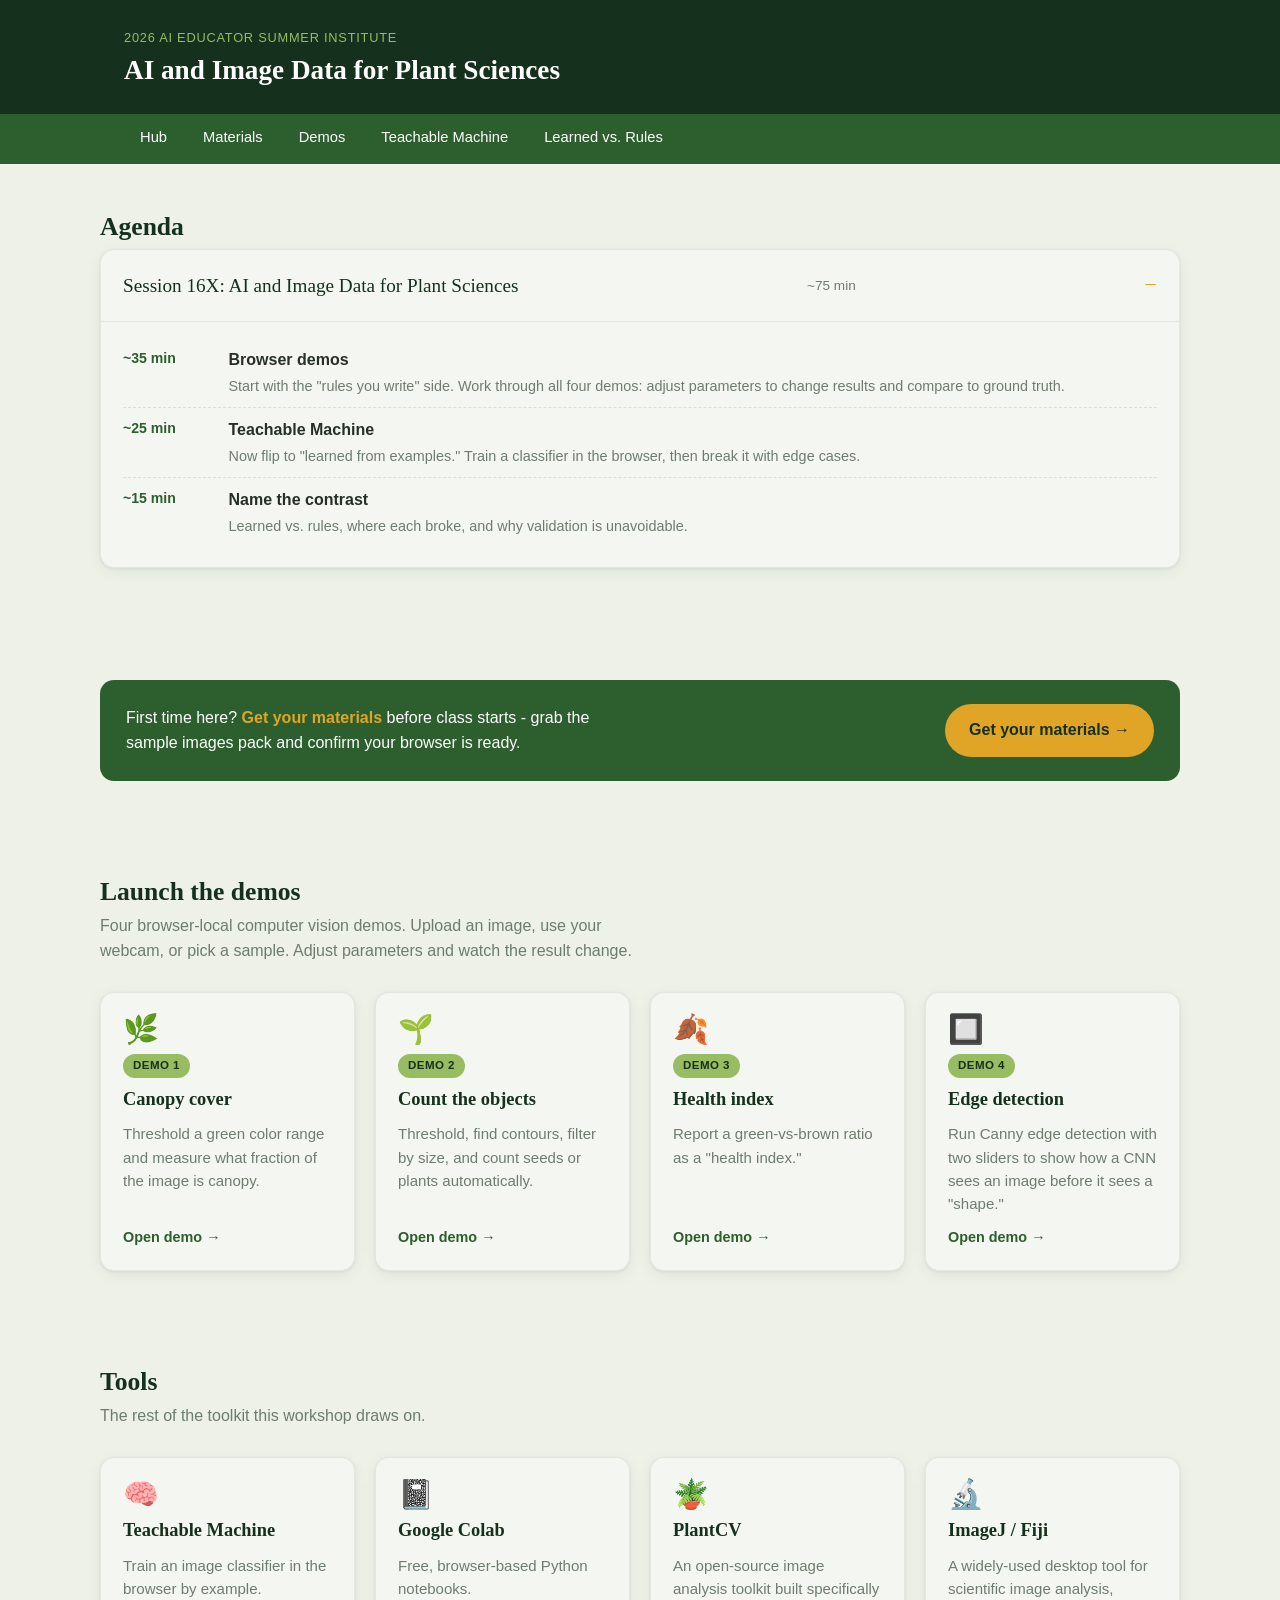
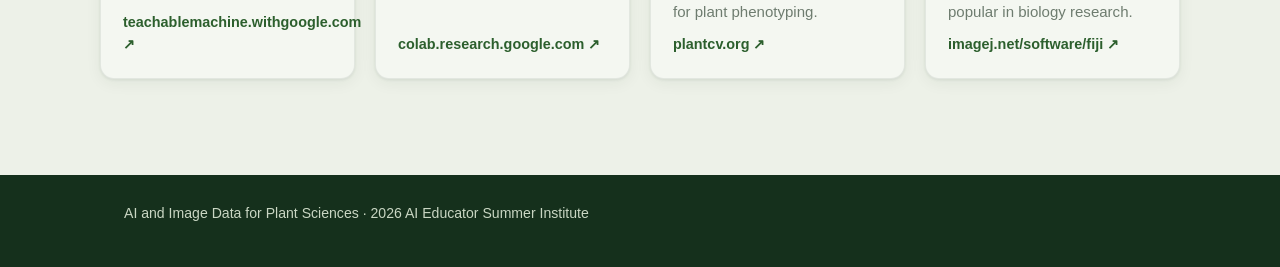
<file: index.html>
<!doctype html>
<html lang="en">
<head>
  <meta charset="utf-8" />
  <meta name="viewport" content="width=device-width, initial-scale=1" />
  <title>AI and Image Data for Plant Sciences</title>
  <meta name="description" content="Workshop hub for AI and Image Data for Plant Sciences - agenda, tools, and in-browser computer vision demos." />
  <link rel="stylesheet" href="assets/css/styles.css" />
</head>
<body>

  <header class="site-header">
    <div class="container">
      <div>
        <span class="eyebrow">2026 AI Educator Summer Institute</span>
        <h1>AI and Image Data for Plant Sciences</h1>
      </div>
    </div>
  </header>

  <nav class="site-nav">
    <div class="container">
      <a href="index.html">Hub</a>
      <a href="materials.html">Materials</a>
      <a href="demos/index.html">Demos</a>
      <a href="teachable-machine.html">Teachable Machine</a>
      <a href="contrast.html">Learned vs. Rules</a>
    </div>
  </nav>

  <main>

    <section class="section container">
      <h2 class="section-title">Agenda</h2>
      <details class="agenda-block" open>
        <summary>
          Session 16X: AI and Image Data for Plant Sciences
          <span class="agenda-meta">~75 min</span>
        </summary>
        <div class="agenda-body">
          <ul class="agenda-list">
            <li>
              <span class="agenda-time">~35 min</span>
              <div>
                <p class="agenda-item-title"><a href="demos/index.html">Browser demos</a></p>
                <p class="agenda-item-desc">Start with the "rules you write" side. Work through all four demos: adjust parameters to change results and compare to ground truth.</p>
              </div>
            </li>
            <li>
              <span class="agenda-time">~25 min</span>
              <div>
                <p class="agenda-item-title"><a href="teachable-machine.html">Teachable Machine</a></p>
                <p class="agenda-item-desc">Now flip to "learned from examples." Train a classifier in the browser, then break it with edge cases.</p>
              </div>
            </li>
            <li>
              <span class="agenda-time">~15 min</span>
              <div>
                <p class="agenda-item-title"><a href="contrast.html">Name the contrast</a></p>
                <p class="agenda-item-desc">Learned vs. rules, where each broke, and why validation is unavoidable.</p>
              </div>
            </li>
          </ul>
        </div>
      </details>
    </section>

    <section class="section container">
      <div class="callout">
        <p>First time here? <strong>Get your materials</strong> before class starts - grab the sample images pack and confirm your browser is ready.</p>
        <a class="btn btn-primary" href="materials.html">Get your materials →</a>
      </div>
    </section>

    <section class="section container">
      <h2 class="section-title">Launch the demos</h2>
      <p class="section-lede">Four browser-local computer vision demos. Upload an image, use your webcam, or pick a sample. Adjust parameters and watch the result change.</p>

      <div class="card-grid">
        <a class="card" href="demos/canopy-cover.html">
          <span class="card-icon">🌿</span>
          <span class="card-tag">Demo 1</span>
          <h3>Canopy cover</h3>
          <p>Threshold a green color range and measure what fraction of the image is canopy.</p>
          <span class="card-cta">Open demo →</span>
        </a>

        <a class="card" href="demos/count-objects.html">
          <span class="card-icon">🌱</span>
          <span class="card-tag">Demo 2</span>
          <h3>Count the objects</h3>
          <p>Threshold, find contours, filter by size, and count seeds or plants automatically.</p>
          <span class="card-cta">Open demo →</span>
        </a>

        <a class="card" href="demos/color-health.html">
          <span class="card-icon">🍂</span>
          <span class="card-tag">Demo 3</span>
          <h3>Health index</h3>
          <p>Report a green-vs-brown ratio as a "health index."</p>
          <span class="card-cta">Open demo →</span>
        </a>

        <a class="card" href="demos/edge-detection.html">
          <span class="card-icon">🔲</span>
          <span class="card-tag">Demo 4</span>
          <h3>Edge detection</h3>
          <p>Run Canny edge detection with two sliders to show how a CNN sees an image before it sees a "shape."</p>
          <span class="card-cta">Open demo →</span>
        </a>
      </div>
    </section>

    <section class="section container">
      <h2 class="section-title">Tools</h2>
      <p class="section-lede">The rest of the toolkit this workshop draws on.</p>

      <div class="card-grid">
        <a class="card" href="https://teachablemachine.withgoogle.com/" target="_blank" rel="noopener">
          <span class="card-icon">🧠</span>
          <h3>Teachable Machine</h3>
          <p>Train an image classifier in the browser by example.</p>
          <span class="card-cta">teachablemachine.withgoogle.com ↗</span>
        </a>

        <a class="card" href="https://colab.research.google.com/" target="_blank" rel="noopener">
          <span class="card-icon">📓</span>
          <h3>Google Colab</h3>
          <p>Free, browser-based Python notebooks.</p>
          <span class="card-cta">colab.research.google.com ↗</span>
        </a>

        <a class="card" href="https://plantcv.org/" target="_blank" rel="noopener">
          <span class="card-icon">🪴</span>
          <h3>PlantCV</h3>
          <p>An open-source image analysis toolkit built specifically for plant phenotyping.</p>
          <span class="card-cta">plantcv.org ↗</span>
        </a>

        <a class="card" href="https://imagej.net/software/fiji/" target="_blank" rel="noopener">
          <span class="card-icon">🔬</span>
          <h3>ImageJ / Fiji</h3>
          <p>A widely-used desktop tool for scientific image analysis, popular in biology research.</p>
          <span class="card-cta">imagej.net/software/fiji ↗</span>
        </a>
      </div>
    </section>

  </main>

  <footer class="site-footer">
    <div class="container">
      <p>AI and Image Data for Plant Sciences · 2026 AI Educator Summer Institute</p>
    </div>
  </footer>

</body>
</html>
</file>
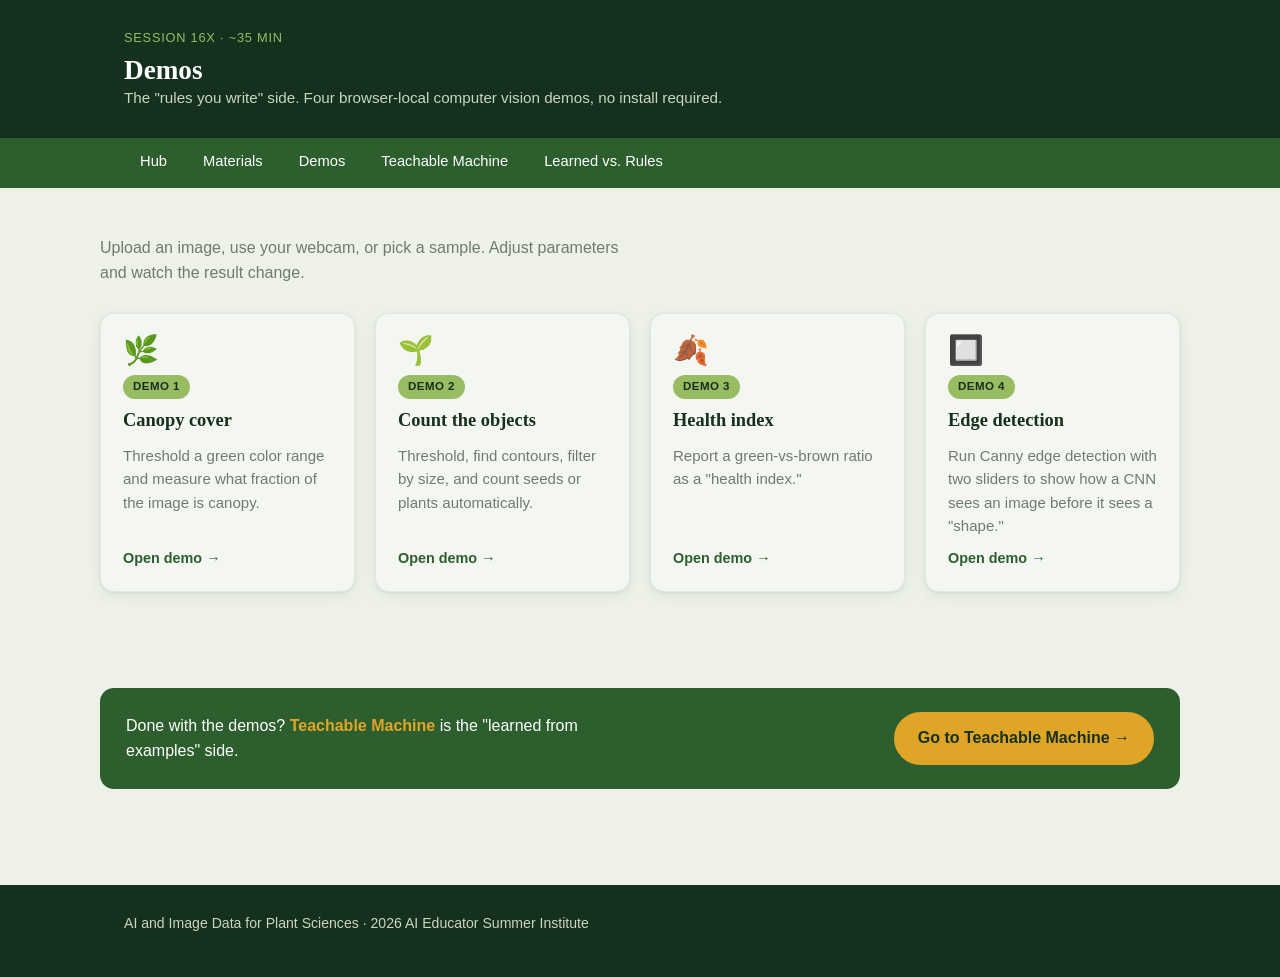
<file: demos/index.html>
<!doctype html>
<html lang="en">
<head>
  <meta charset="utf-8" />
  <meta name="viewport" content="width=device-width, initial-scale=1" />
  <title>Demos</title>
  <meta name="description" content="Four browser-local computer vision demos." />
  <link rel="stylesheet" href="../assets/css/styles.css" />
</head>
<body>

  <header class="site-header">
    <div class="container">
      <div>
        <span class="eyebrow">Session 16X · ~35 min</span>
        <h1>Demos</h1>
        <p class="tagline">The "rules you write" side. Four browser-local computer vision demos, no install required.</p>
      </div>
    </div>
  </header>

  <nav class="site-nav">
    <div class="container">
      <a href="../index.html">Hub</a>
      <a href="../materials.html">Materials</a>
      <a href="index.html">Demos</a>
      <a href="../teachable-machine.html">Teachable Machine</a>
      <a href="../contrast.html">Learned vs. Rules</a>
    </div>
  </nav>

  <main>
    <section class="section container">
      <p class="section-lede">Upload an image, use your webcam, or pick a sample. Adjust parameters and watch the result change.</p>

      <div class="card-grid">
        <a class="card" href="canopy-cover.html">
          <span class="card-icon">🌿</span>
          <span class="card-tag">Demo 1</span>
          <h3>Canopy cover</h3>
          <p>Threshold a green color range and measure what fraction of the image is canopy.</p>
          <span class="card-cta">Open demo →</span>
        </a>

        <a class="card" href="count-objects.html">
          <span class="card-icon">🌱</span>
          <span class="card-tag">Demo 2</span>
          <h3>Count the objects</h3>
          <p>Threshold, find contours, filter by size, and count seeds or plants automatically.</p>
          <span class="card-cta">Open demo →</span>
        </a>

        <a class="card" href="color-health.html">
          <span class="card-icon">🍂</span>
          <span class="card-tag">Demo 3</span>
          <h3>Health index</h3>
          <p>Report a green-vs-brown ratio as a "health index."</p>
          <span class="card-cta">Open demo →</span>
        </a>

        <a class="card" href="edge-detection.html">
          <span class="card-icon">🔲</span>
          <span class="card-tag">Demo 4</span>
          <h3>Edge detection</h3>
          <p>Run Canny edge detection with two sliders to show how a CNN sees an image before it sees a "shape."</p>
          <span class="card-cta">Open demo →</span>
        </a>
      </div>
    </section>

    <section class="section container">
      <div class="callout">
        <p>Done with the demos? <strong>Teachable Machine</strong> is the "learned from examples" side.</p>
        <a class="btn btn-primary" href="../teachable-machine.html">Go to Teachable Machine →</a>
      </div>
    </section>
  </main>

  <footer class="site-footer">
    <div class="container">
      <p>AI and Image Data for Plant Sciences · 2026 AI Educator Summer Institute</p>
    </div>
  </footer>

</body>
</html>
</file>
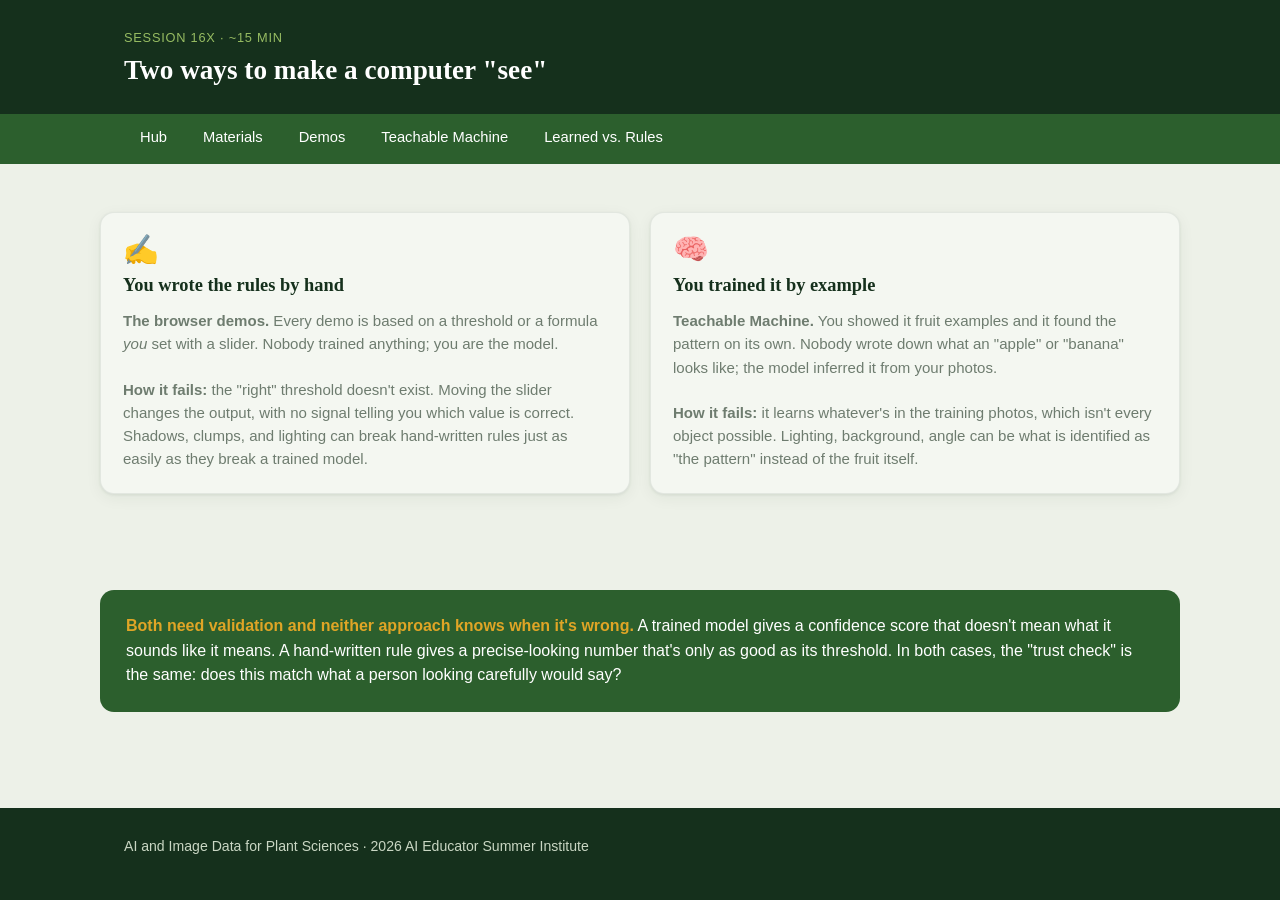
<file: contrast.html>
<!doctype html>
<html lang="en">
<head>
  <meta charset="utf-8" />
  <meta name="viewport" content="width=device-width, initial-scale=1" />
  <title>Learned vs. Rules</title>
  <meta name="description" content="Two ways to make a computer see a plant, and why neither one knows when it's wrong." />
  <link rel="stylesheet" href="assets/css/styles.css" />
</head>
<body>

  <header class="site-header">
    <div class="container">
      <div>
        <span class="eyebrow">Session 16X · ~15 min</span>
        <h1>Two ways to make a computer "see"</h1>
      </div>
    </div>
  </header>

  <nav class="site-nav">
    <div class="container">
      <a href="index.html">Hub</a>
      <a href="materials.html">Materials</a>
      <a href="demos/index.html">Demos</a>
      <a href="teachable-machine.html">Teachable Machine</a>
      <a href="contrast.html">Learned vs. Rules</a>
    </div>
  </nav>

  <main>
    <section class="section container">
      <div class="card-grid" style="grid-template-columns: 1fr 1fr;">
        <div class="card">
          <span class="card-icon">✍️</span>
          <h3>You wrote the rules by hand</h3>
          <p><strong>The browser demos.</strong> Every demo is based on a threshold or a formula <em>you</em> set with a slider. Nobody trained anything; you are the model.</p>
          <p style="margin-top: 12px;"><strong>How it fails:</strong> the "right" threshold doesn't exist. Moving the slider changes the output, with no signal telling you which value is correct. Shadows, clumps, and lighting can break hand-written rules just as easily as they break a trained model.</p>
        </div>

        <div class="card">
          <span class="card-icon">🧠</span>
          <h3>You trained it by example</h3>
          <p><strong>Teachable Machine.</strong> You showed it fruit examples and it found the pattern on its own. Nobody wrote down what an "apple" or "banana" looks like; the model inferred it from your photos.</p>
          <p style="margin-top: 12px;"><strong>How it fails:</strong> it learns whatever's in the training photos, which isn't every object possible. Lighting, background, angle can be what is identified as "the pattern" instead of the fruit itself.</p>
        </div>
      </div>
    </section>

    <section class="section container">
      <div class="callout">
        <p><strong>Both need validation and neither approach knows when it's wrong.</strong> A trained model gives a confidence score that doesn't mean what it sounds like it means. A hand-written rule gives a precise-looking number that's only as good as its threshold. In both cases, the "trust check" is the same: does this match what a person looking carefully would say?</p>
      </div>
    </section>

  </main>

  <footer class="site-footer">
    <div class="container">
      <p>AI and Image Data for Plant Sciences · 2026 AI Educator Summer Institute</p>
    </div>
  </footer>

</body>
</html>
</file>
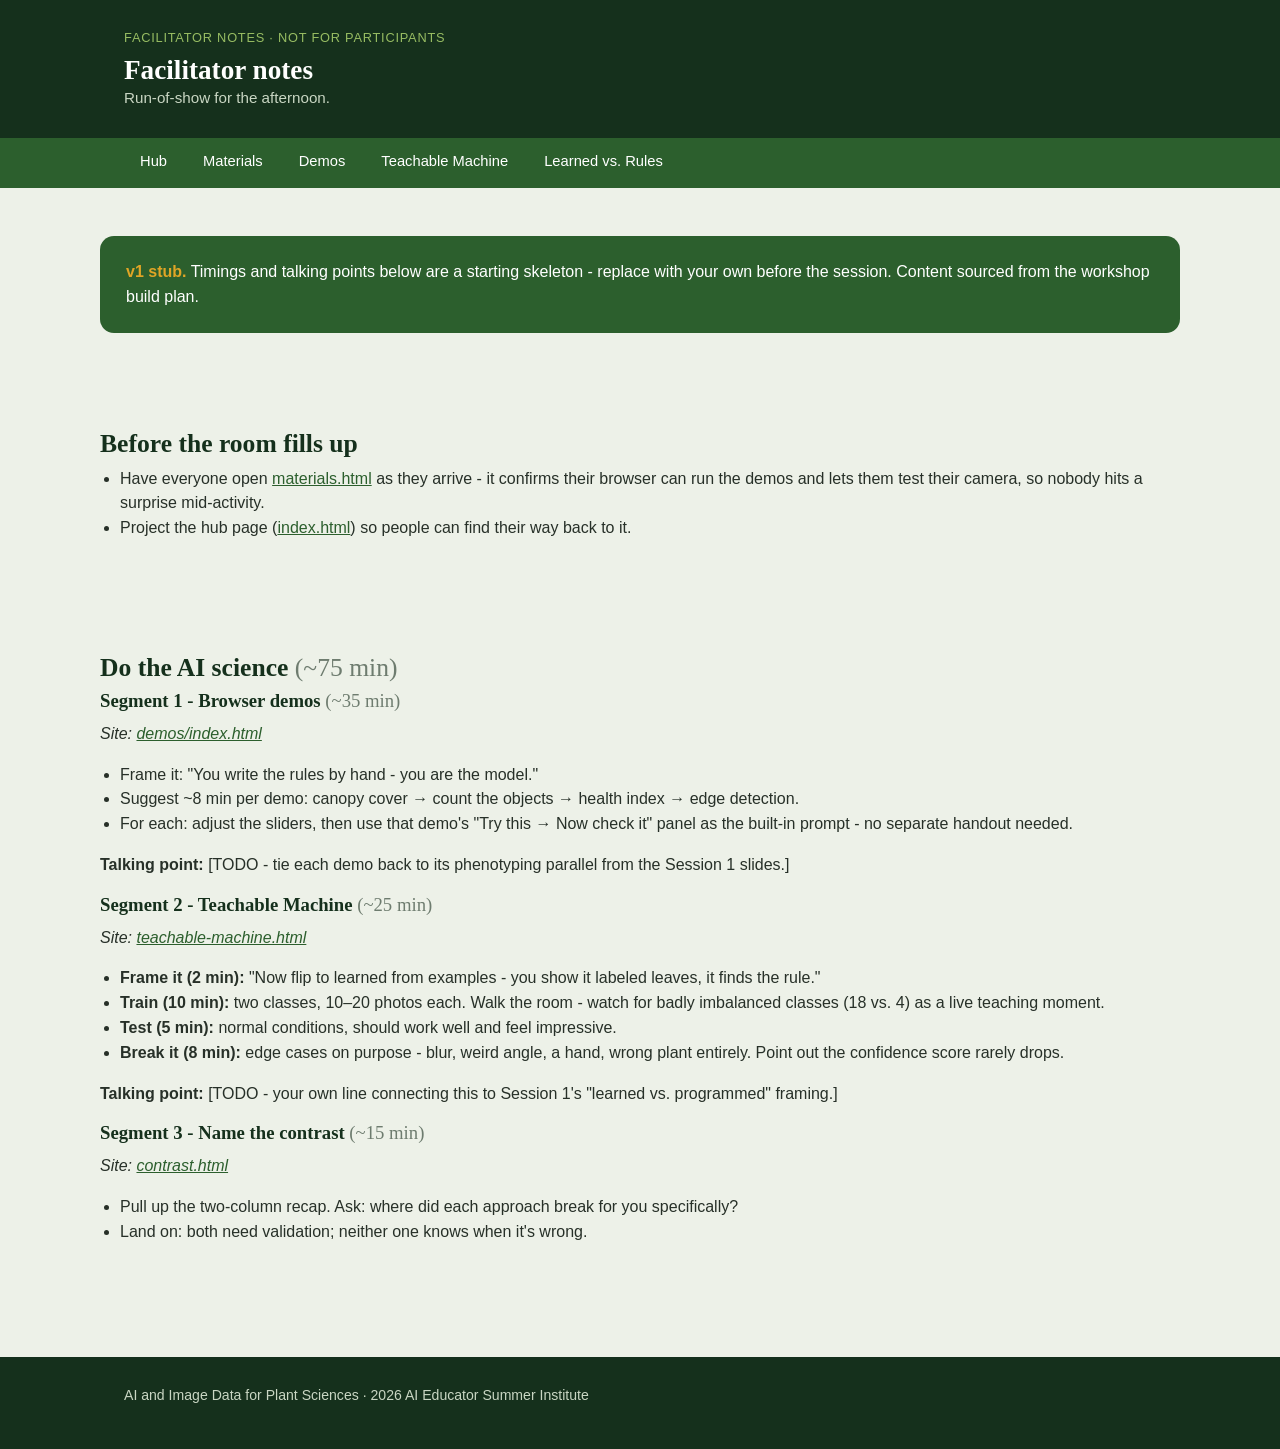
<file: facilitator.html>
<!doctype html>
<html lang="en">
<head>
  <meta charset="utf-8" />
  <meta name="viewport" content="width=device-width, initial-scale=1" />
  <title>Facilitator notes</title>
  <meta name="description" content="Run-of-show for the workshop." />
  <link rel="stylesheet" href="assets/css/styles.css" />
</head>
<body>

  <header class="site-header">
    <div class="container">
      <div>
        <span class="eyebrow">Facilitator notes · not for participants</span>
        <h1>Facilitator notes</h1>
        <p class="tagline">Run-of-show for the afternoon.</p>
      </div>
    </div>
  </header>

  <nav class="site-nav">
    <div class="container">
      <a href="index.html">Hub</a>
      <a href="materials.html">Materials</a>
      <a href="demos/index.html">Demos</a>
      <a href="teachable-machine.html">Teachable Machine</a>
      <a href="contrast.html">Learned vs. Rules</a>
    </div>
  </nav>

  <main>
    <section class="section container">
      <div class="callout">
        <p><strong>v1 stub.</strong> Timings and talking points below are a starting skeleton - replace with your own before the session. Content sourced from the workshop build plan.</p>
      </div>
    </section>

    <section class="section container">
      <h2 class="section-title">Before the room fills up</h2>
      <ul>
        <li>Have everyone open <a href="materials.html">materials.html</a> as they arrive - it confirms their browser can run the demos and lets them test their camera, so nobody hits a surprise mid-activity.</li>
        <li>Project the hub page (<a href="index.html">index.html</a>) so people can find their way back to it.</li>
      </ul>
    </section>

    <section class="section container">
      <h2 class="section-title">Do the AI science <span style="color: var(--muted); font-weight: 400;">(~75 min)</span></h2>

      <h3>Segment 1 - Browser demos <span style="color: var(--muted); font-weight: 400;">(~35 min)</span></h3>
      <p><em>Site: <a href="demos/index.html">demos/index.html</a></em></p>
      <ul>
        <li>Frame it: "You write the rules by hand - you are the model."</li>
        <li>Suggest ~8 min per demo: canopy cover → count the objects → health index → edge detection.</li>
        <li>For each: adjust the sliders, then use that demo's "Try this → Now check it" panel as the built-in prompt - no separate handout needed.</li>
      </ul>
      <p><strong>Talking point:</strong> [TODO - tie each demo back to its phenotyping parallel from the Session 1 slides.]</p>

      <h3>Segment 2 - Teachable Machine <span style="color: var(--muted); font-weight: 400;">(~25 min)</span></h3>
      <p><em>Site: <a href="teachable-machine.html">teachable-machine.html</a></em></p>
      <ul>
        <li><strong>Frame it (2 min):</strong> "Now flip to learned from examples - you show it labeled leaves, it finds the rule."</li>
        <li><strong>Train (10 min):</strong> two classes, 10–20 photos each. Walk the room - watch for badly imbalanced classes (18 vs. 4) as a live teaching moment.</li>
        <li><strong>Test (5 min):</strong> normal conditions, should work well and feel impressive.</li>
        <li><strong>Break it (8 min):</strong> edge cases on purpose - blur, weird angle, a hand, wrong plant entirely. Point out the confidence score rarely drops.</li>
      </ul>
      <p><strong>Talking point:</strong> [TODO - your own line connecting this to Session 1's "learned vs. programmed" framing.]</p>

      <h3>Segment 3 - Name the contrast <span style="color: var(--muted); font-weight: 400;">(~15 min)</span></h3>
      <p><em>Site: <a href="contrast.html">contrast.html</a></em></p>
      <ul>
        <li>Pull up the two-column recap. Ask: where did each approach break for you specifically?</li>
        <li>Land on: both need validation; neither one knows when it's wrong.</li>
      </ul>
    </section>
  </main>

  <footer class="site-footer">
    <div class="container">
      <p>AI and Image Data for Plant Sciences · 2026 AI Educator Summer Institute</p>
    </div>
  </footer>

</body>
</html>
</file>
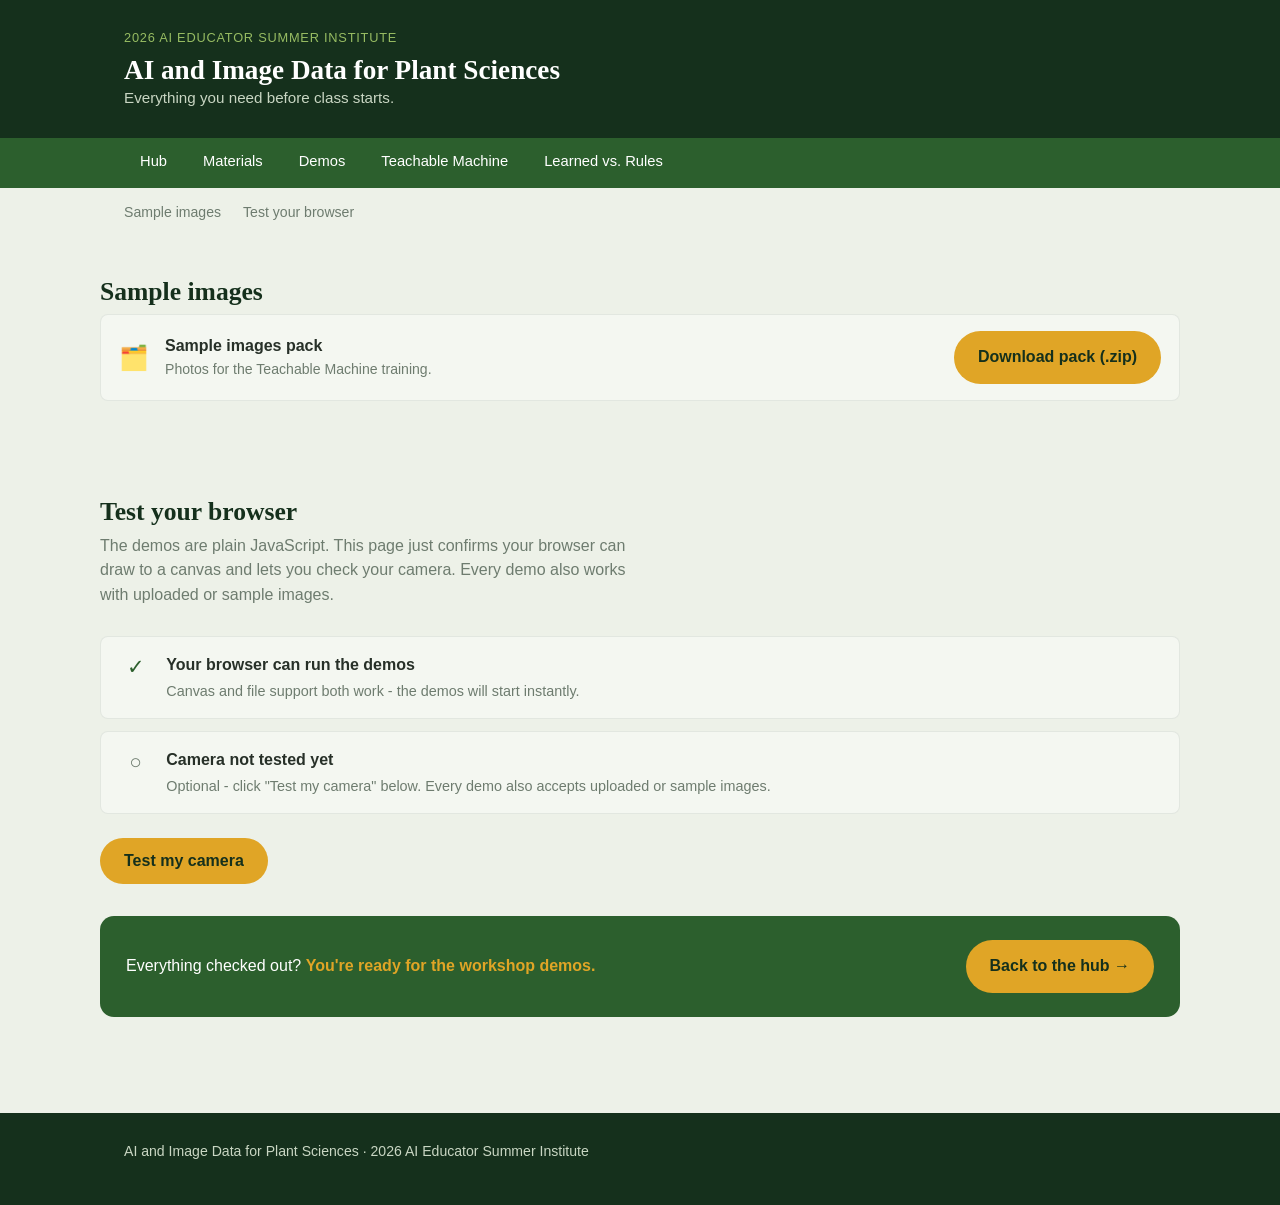
<file: materials.html>
<!doctype html>
<html lang="en">
<head>
  <meta charset="utf-8" />
  <meta name="viewport" content="width=device-width, initial-scale=1" />
  <title>Materials</title>
  <meta name="description" content="Get the sample images pack and confirm your browser is ready before class starts." />
  <link rel="stylesheet" href="assets/css/styles.css" />
</head>
<body>

  <header class="site-header">
    <div class="container">
      <div>
        <span class="eyebrow">2026 AI Educator Summer Institute</span>
        <h1>AI and Image Data for Plant Sciences</h1>
        <p class="tagline">Everything you need before class starts.</p>
      </div>
    </div>
  </header>

  <nav class="site-nav">
    <div class="container">
      <a href="index.html">Hub</a>
      <a href="materials.html">Materials</a>
      <a href="demos/index.html">Demos</a>
      <a href="teachable-machine.html">Teachable Machine</a>
      <a href="contrast.html">Learned vs. Rules</a>
    </div>
  </nav>

  <main>
    <div class="container">
      <nav class="subnav">
        <a href="#sample-images">Sample images</a>
        <a href="#test-your-browser">Test your browser</a>
      </nav>
    </div>

    <section id="sample-images" class="section container">
      <h2 class="section-title">Sample images</h2>

      <ul class="download-list">
        <li class="download-item">
          <span class="file-icon">🗂️</span>
          <div class="file-info">
            <p class="file-name">Sample images pack</p>
            <p class="file-desc">Photos for the Teachable Machine training.</p>
          </div>
          <a class="btn btn-primary" href="data/images.zip" download>Download pack (.zip)</a>
        </li>
      </ul>
    </section>

    <section id="test-your-browser" class="section container">
      <h2 class="section-title">Test your browser</h2>
      <p class="section-lede">The demos are plain JavaScript. This page just confirms your browser can draw to a canvas and lets you check your camera. Every demo also works with uploaded or sample images.</p>

      <ul class="check-list">
        <li id="check-canvas" class="check-item is-pending">
          <span class="check-icon" aria-hidden="true"></span>
          <span class="check-body">
            <p class="check-title">Checking image support…</p>
            <p class="check-detail">Required to run the demos.</p>
          </span>
        </li>

        <li id="check-camera" class="check-item is-pending">
          <span class="check-icon" aria-hidden="true"></span>
          <span class="check-body">
            <p class="check-title">Camera not tested yet</p>
            <p class="check-detail">Optional - click "Test my camera" below. Every demo also accepts uploaded or sample images.</p>
          </span>
        </li>
      </ul>

      <div style="margin-top: 24px; display: flex; gap: 12px; flex-wrap: wrap; align-items: center;">
        <button id="camera-test-btn" class="btn btn-primary" type="button">Test my camera</button>
        <button id="camera-stop-btn" class="btn btn-secondary" type="button" hidden>Stop camera</button>
      </div>

      <video id="camera-preview" style="margin-top: 18px; max-width: 480px; width: 100%; border-radius: 14px; background: #000;" autoplay playsinline muted hidden></video>

      <div class="callout" style="margin-top: 32px;">
        <p>Everything checked out? <strong>You're ready for the workshop demos.</strong></p>
        <a class="btn btn-primary" href="index.html">Back to the hub →</a>
      </div>
    </section>
  </main>

  <footer class="site-footer">
    <div class="container">
      <p>AI and Image Data for Plant Sciences · 2026 AI Educator Summer Institute</p>
    </div>
  </footer>

  <script type="module" src="assets/js/setup.js"></script>
</body>
</html>
</file>
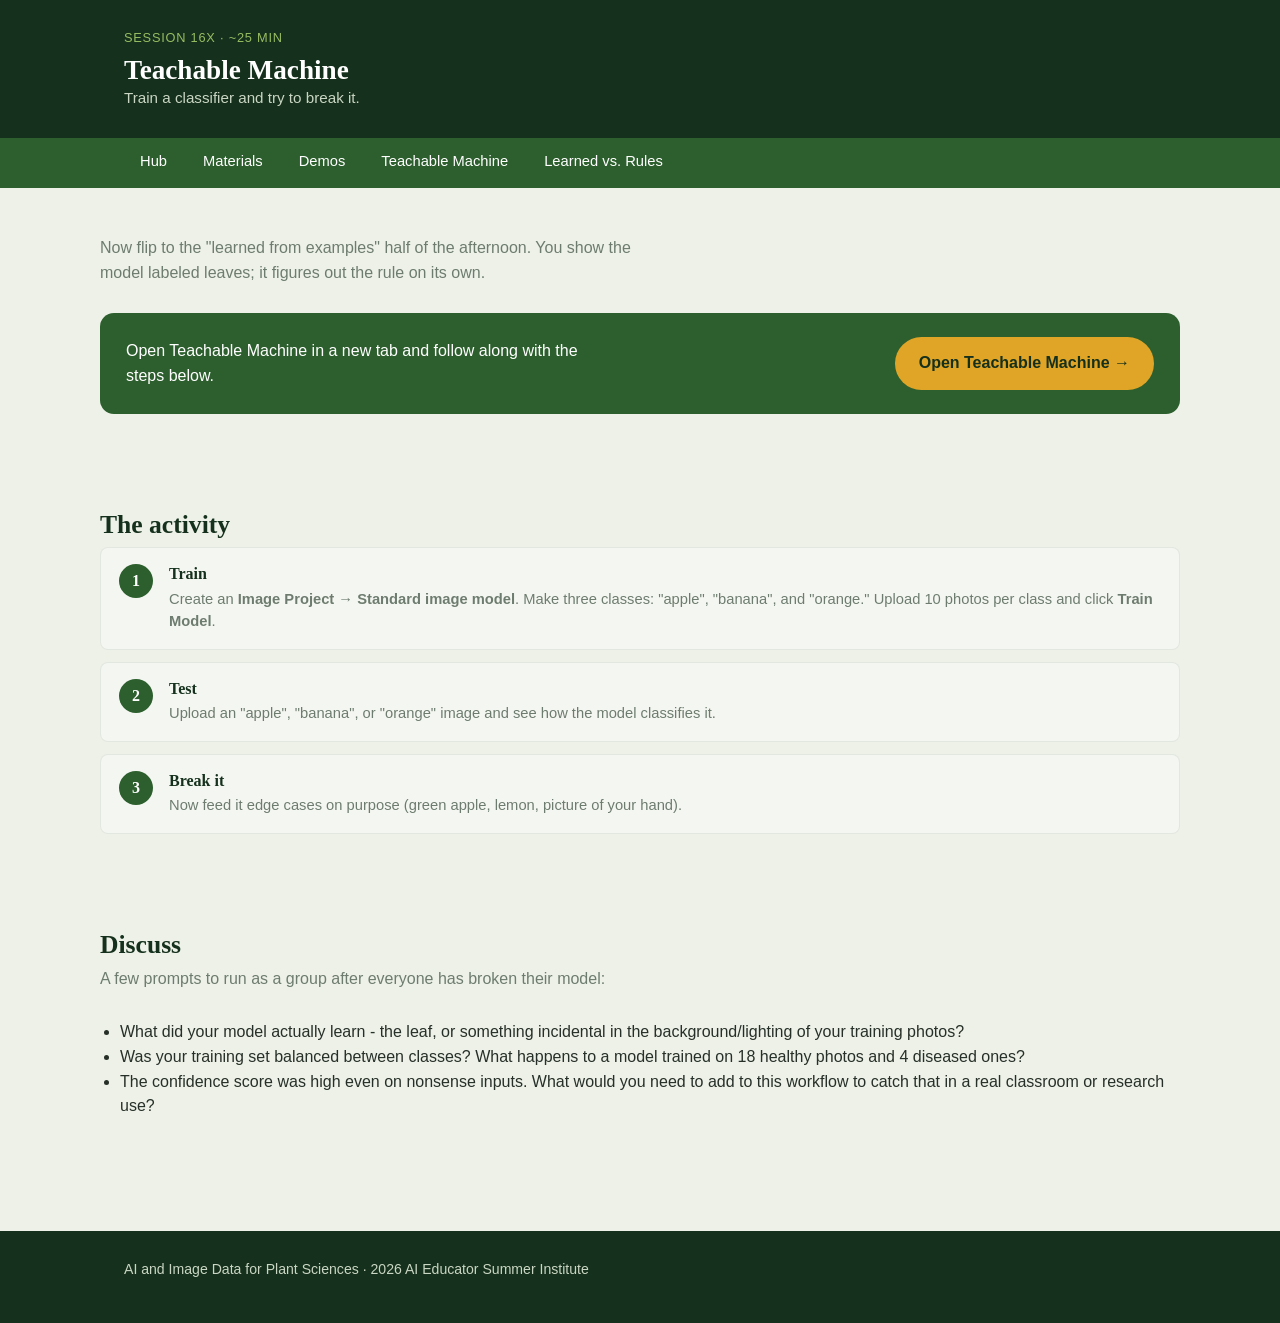
<file: teachable-machine.html>
<!doctype html>
<html lang="en">
<head>
  <meta charset="utf-8" />
  <meta name="viewport" content="width=device-width, initial-scale=1" />
  <title>Teachable Machine activity</title>
  <meta name="description" content="Train a leaf classifier by example, then try to break it - a guide to the Teachable Machine activity." />
  <link rel="stylesheet" href="assets/css/styles.css" />
</head>
<body>

  <header class="site-header">
    <div class="container">
      <div>
        <span class="eyebrow">Session 16X · ~25 min</span>
        <h1>Teachable Machine</h1>
        <p class="tagline">Train a classifier and try to break it.</p>
      </div>
    </div>
  </header>

  <nav class="site-nav">
    <div class="container">
      <a href="index.html">Hub</a>
      <a href="materials.html">Materials</a>
      <a href="demos/index.html">Demos</a>
      <a href="teachable-machine.html">Teachable Machine</a>
      <a href="contrast.html">Learned vs. Rules</a>
    </div>
  </nav>

  <main>
    <section class="section container">
      <p class="section-lede">Now flip to the "learned from examples" half of the afternoon. You show the model labeled leaves; it figures out the rule on its own.</p>

      <div class="callout">
        <p>Open Teachable Machine in a new tab and follow along with the steps below.</p>
        <a class="btn btn-primary" href="https://teachablemachine.withgoogle.com/train/image" target="_blank" rel="noopener">Open Teachable Machine →</a>
      </div>
    </section>

    <section class="section container">
      <h2 class="section-title">The activity</h2>

      <ol class="step-list">
        <li class="step-item">
          <span class="step-number">1</span>
          <div class="step-body">
            <h3>Train</h3>
            <p>Create an <strong>Image Project</strong> → <strong>Standard image model</strong>. Make three classes: "apple", "banana", and "orange." Upload 10 photos per class and click <strong>Train Model</strong>.</p>
          </div>
        </li>
        <li class="step-item">
          <span class="step-number">2</span>
          <div class="step-body">
            <h3>Test</h3>
            <p>Upload an "apple", "banana", or "orange" image and see how the model classifies it.</p>
          </div>
        </li>
        <li class="step-item">
          <span class="step-number">3</span>
          <div class="step-body">
            <h3>Break it</h3>
            <p>Now feed it edge cases on purpose (green apple, lemon, picture of your hand).</p>
          </div>
        </li>
      </ol>
    </section>

    <section class="section container">
      <h2 class="section-title">Discuss</h2>
      <p class="section-lede">A few prompts to run as a group after everyone has broken their model:</p>
      <ul>
        <li>What did your model actually learn - the leaf, or something incidental in the background/lighting of your training photos?</li>
        <li>Was your training set balanced between classes? What happens to a model trained on 18 healthy photos and 4 diseased ones?</li>
        <li>The confidence score was high even on nonsense inputs. What would you need to add to this workflow to catch that in a real classroom or research use?</li>
      </ul>
    </section>
  </main>

  <footer class="site-footer">
    <div class="container">
      <p>AI and Image Data for Plant Sciences · 2026 AI Educator Summer Institute</p>
    </div>
  </footer>

</body>
</html>
</file>
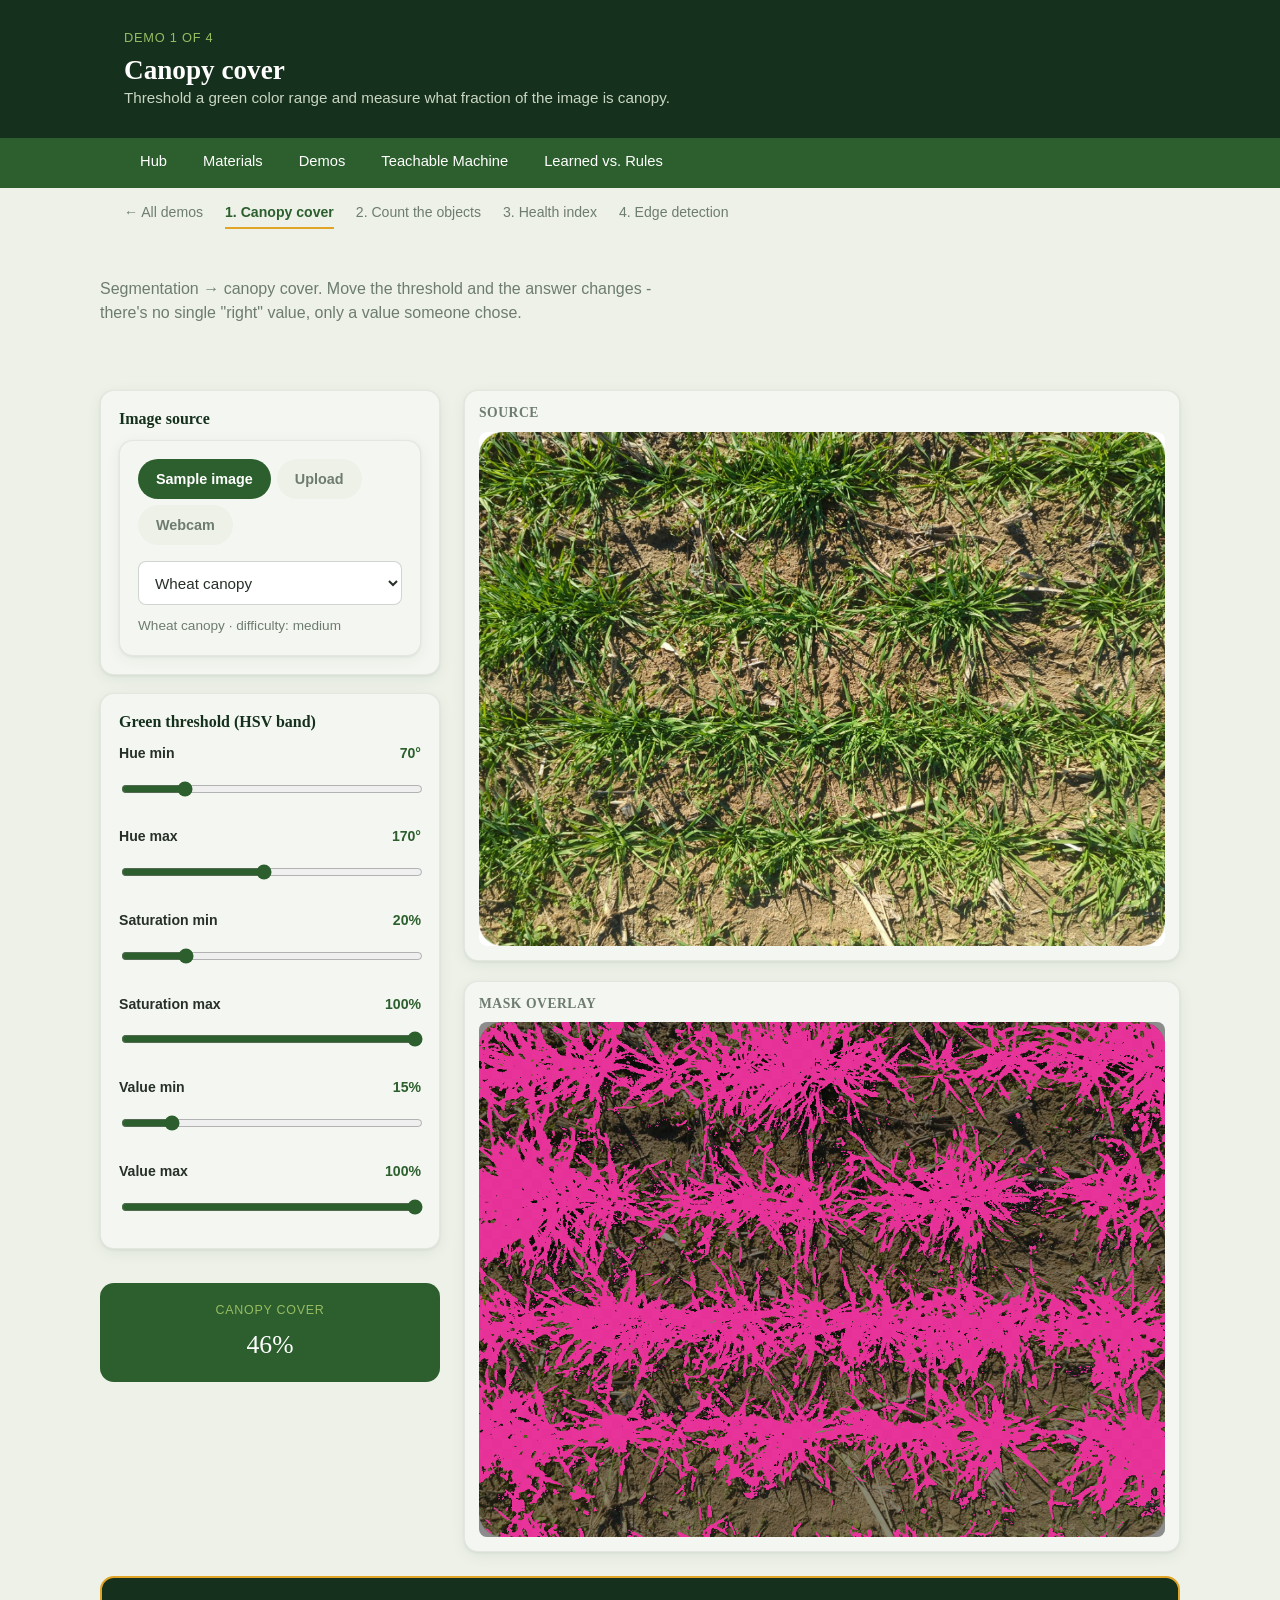
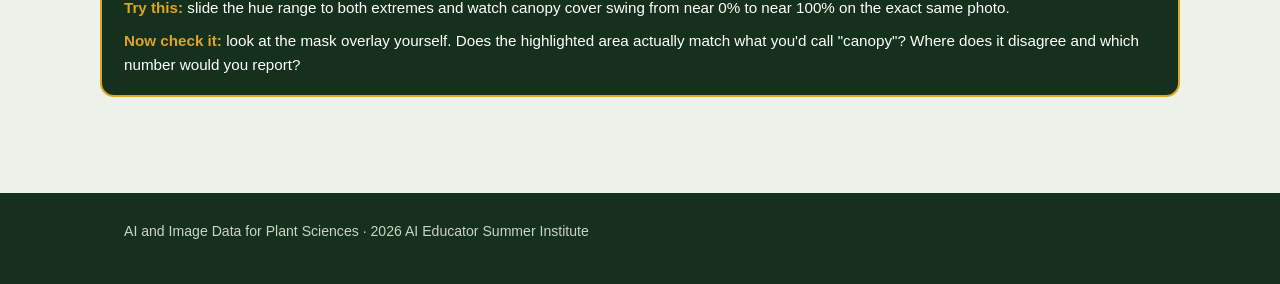
<file: demos/canopy-cover.html>
<!doctype html>
<html lang="en">
<head>
  <meta charset="utf-8" />
  <meta name="viewport" content="width=device-width, initial-scale=1" />
  <title>Canopy cover</title>
  <meta name="description" content="Threshold a green color range and measure canopy cover percentage - entirely in the browser." />
  <link rel="stylesheet" href="../assets/css/styles.css" />
</head>
<body>

  <header class="site-header">
    <div class="container">
      <div>
        <span class="eyebrow">Demo 1 of 4</span>
        <h1>Canopy cover</h1>
        <p class="tagline">Threshold a green color range and measure what fraction of the image is canopy.</p>
      </div>
    </div>
  </header>

  <nav class="site-nav">
    <div class="container">
      <a href="../index.html">Hub</a>
      <a href="../materials.html">Materials</a>
      <a href="index.html">Demos</a>
      <a href="../teachable-machine.html">Teachable Machine</a>
      <a href="../contrast.html">Learned vs. Rules</a>
    </div>
  </nav>

  <main>
    <div class="container">
      <nav class="subnav">
        <a href="index.html">← All demos</a>
        <a href="canopy-cover.html" class="is-current">1. Canopy cover</a>
        <a href="count-objects.html">2. Count the objects</a>
        <a href="color-health.html">3. Health index</a>
        <a href="edge-detection.html">4. Edge detection</a>
      </nav>
    </div>

    <section class="section container demo-header" style="padding-bottom: 0;">
      <p>Segmentation → canopy cover. Move the threshold and the answer changes - there's no single "right" value, only a value someone chose.</p>
    </section>

    <section class="section container">
      <div class="demo-layout">
        <div class="demo-controls">
          <div class="demo-panel">
            <h3>Image source</h3>
            <div id="image-input"></div>
          </div>

          <div class="demo-panel">
            <h3>Green threshold (HSV band)</h3>
            <div class="slider-group">
              <div class="slider-row">
                <label for="h-min">Hue min <output id="h-min-out" for="h-min"></output></label>
                <input type="range" id="h-min" min="0" max="360" step="1" value="70" />
              </div>
              <div class="slider-row">
                <label for="h-max">Hue max <output id="h-max-out" for="h-max"></output></label>
                <input type="range" id="h-max" min="0" max="360" step="1" value="170" />
              </div>
              <div class="slider-row">
                <label for="s-min">Saturation min <output id="s-min-out" for="s-min"></output></label>
                <input type="range" id="s-min" min="0" max="100" step="1" value="20" />
              </div>
              <div class="slider-row">
                <label for="s-max">Saturation max <output id="s-max-out" for="s-max"></output></label>
                <input type="range" id="s-max" min="0" max="100" step="1" value="100" />
              </div>
              <div class="slider-row">
                <label for="v-min">Value min <output id="v-min-out" for="v-min"></output></label>
                <input type="range" id="v-min" min="0" max="100" step="1" value="15" />
              </div>
              <div class="slider-row">
                <label for="v-max">Value max <output id="v-max-out" for="v-max"></output></label>
                <input type="range" id="v-max" min="0" max="100" step="1" value="100" />
              </div>
            </div>
          </div>

          <div class="demo-readout">
            <span class="demo-readout-label">Canopy cover</span>
            <span id="readout-value">-</span>
          </div>
        </div>

        <div class="demo-canvases">
          <div class="demo-canvas-block">
            <h3>Source</h3>
            <canvas id="source-canvas"></canvas>
          </div>
          <div class="demo-canvas-block">
            <h3>Mask overlay</h3>
            <canvas id="result-canvas"></canvas>
          </div>
        </div>
      </div>

      <div class="try-this">
        <p><strong>Try this:</strong> slide the hue range to both extremes and watch canopy cover swing from near 0% to near 100% on the exact same photo.</p>
        <p><strong>Now check it:</strong> look at the mask overlay yourself. Does the highlighted area actually match what you'd call "canopy"? Where does it disagree and which number would you report?</p>
      </div>
    </section>
  </main>

  <footer class="site-footer">
    <div class="container">
      <p>AI and Image Data for Plant Sciences · 2026 AI Educator Summer Institute</p>
    </div>
  </footer>

  <script type="module" src="../assets/js/demo-canopy.js"></script>
</body>
</html>
</file>
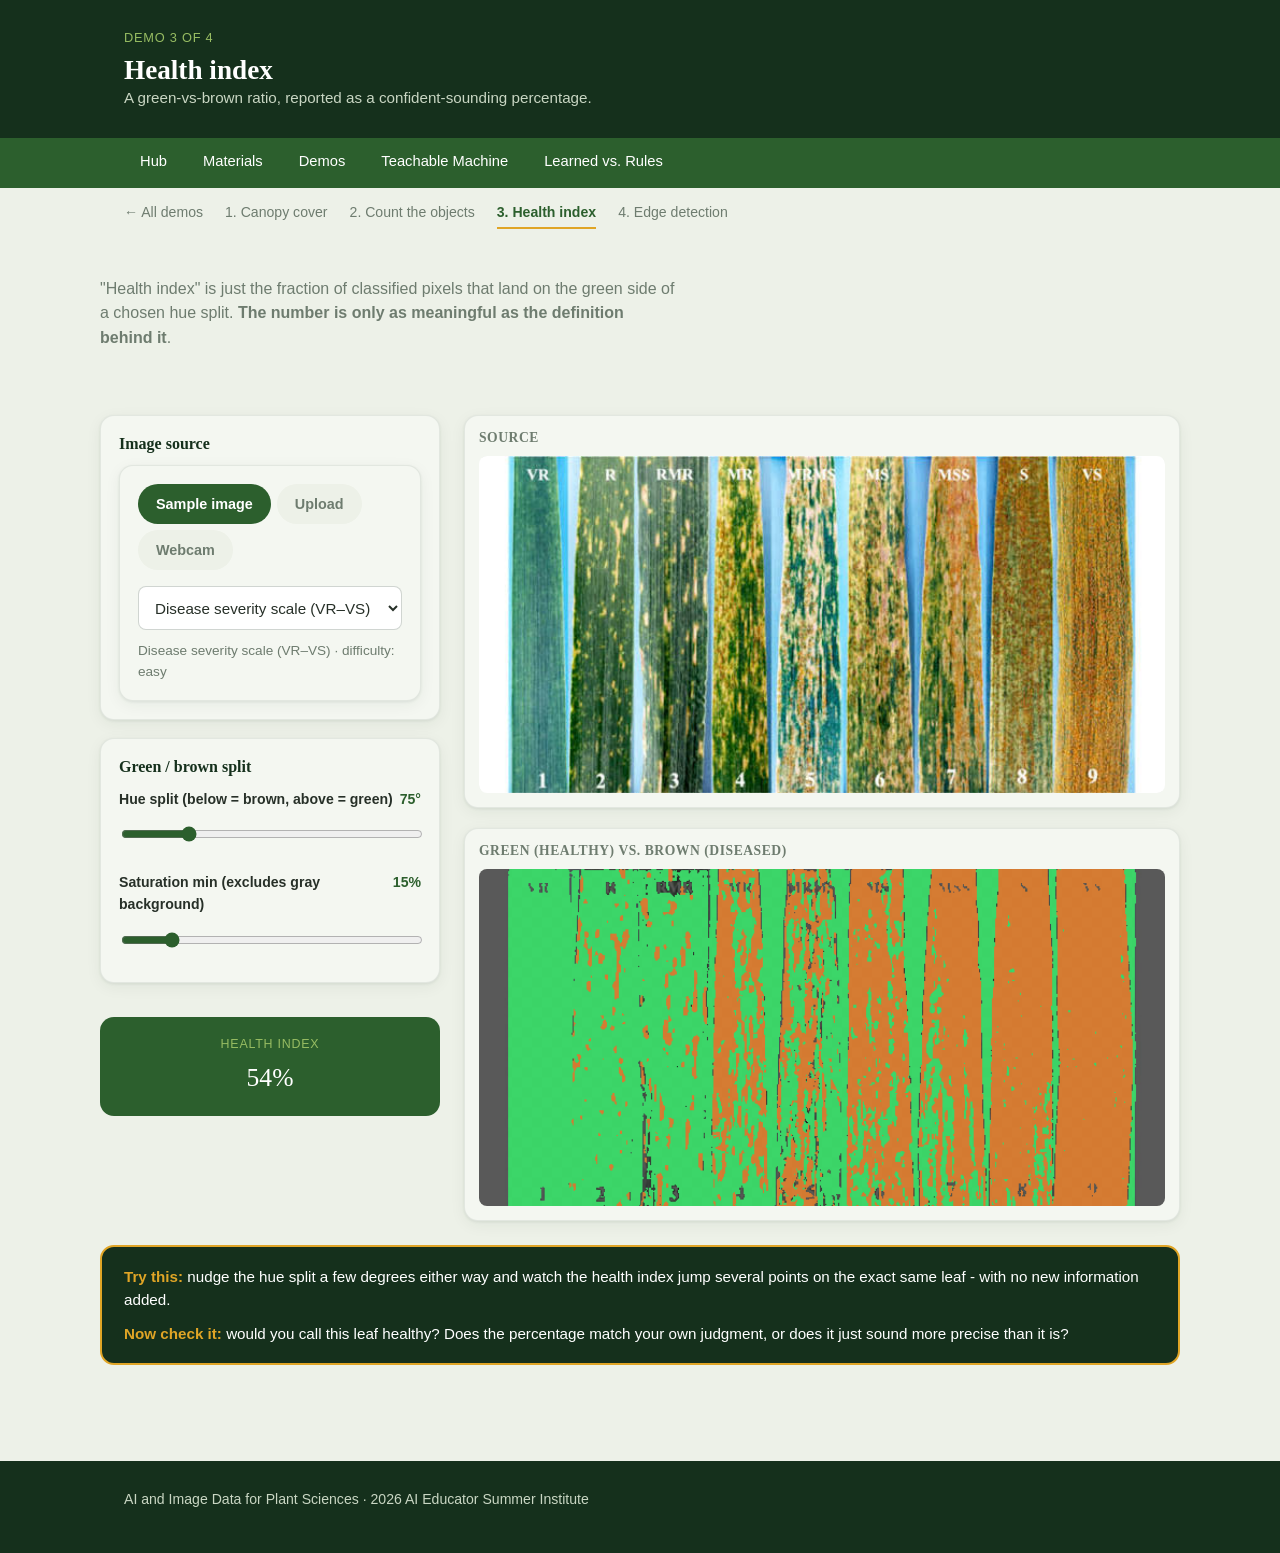
<file: demos/color-health.html>
<!doctype html>
<html lang="en">
<head>
  <meta charset="utf-8" />
  <meta name="viewport" content="width=device-width, initial-scale=1" />
  <title>Health index - AI and Image Data for Plant Sciences</title>
  <meta name="description" content="Classify green vs. brown/yellow pixels and report a health index - entirely in the browser." />
  <link rel="stylesheet" href="../assets/css/styles.css" />
</head>
<body>

  <header class="site-header">
    <div class="container">
      <div>
        <span class="eyebrow">Demo 3 of 4</span>
        <h1>Health index</h1>
        <p class="tagline">A green-vs-brown ratio, reported as a confident-sounding percentage.</p>
      </div>
    </div>
  </header>

  <nav class="site-nav">
    <div class="container">
      <a href="../index.html">Hub</a>
      <a href="../materials.html">Materials</a>
      <a href="index.html">Demos</a>
      <a href="../teachable-machine.html">Teachable Machine</a>
      <a href="../contrast.html">Learned vs. Rules</a>
    </div>
  </nav>

  <main>
    <div class="container">
      <nav class="subnav">
        <a href="index.html">← All demos</a>
        <a href="canopy-cover.html">1. Canopy cover</a>
        <a href="count-objects.html">2. Count the objects</a>
        <a href="color-health.html" class="is-current">3. Health index</a>
        <a href="edge-detection.html">4. Edge detection</a>
      </nav>
    </div>

    <section class="section container demo-header" style="padding-bottom: 0;">
      <p>"Health index" is just the fraction of classified pixels that land on the green side of a chosen hue split. <strong>The number is only as meaningful as the definition behind it</strong>.</p>
    </section>

    <section class="section container">
      <div class="demo-layout">
        <div class="demo-controls">
          <div class="demo-panel">
            <h3>Image source</h3>
            <div id="image-input"></div>
          </div>

          <div class="demo-panel">
            <h3>Green / brown split</h3>
            <div class="slider-group">
              <div class="slider-row">
                <label for="hue-split">Hue split (below = brown, above = green) <output id="hue-split-out" for="hue-split"></output></label>
                <input type="range" id="hue-split" min="0" max="360" step="1" value="75" />
              </div>
              <div class="slider-row">
                <label for="sat-min">Saturation min (excludes gray background) <output id="sat-min-out" for="sat-min"></output></label>
                <input type="range" id="sat-min" min="0" max="100" step="1" value="15" />
              </div>
            </div>
          </div>

          <div class="demo-readout">
            <span class="demo-readout-label">Health index</span>
            <span id="readout-value">-</span>
          </div>
        </div>

        <div class="demo-canvases">
          <div class="demo-canvas-block">
            <h3>Source</h3>
            <canvas id="source-canvas"></canvas>
          </div>
          <div class="demo-canvas-block">
            <h3>Green (healthy) vs. brown (diseased)</h3>
            <canvas id="result-canvas"></canvas>
          </div>
        </div>
      </div>

      <div class="try-this">
        <p><strong>Try this:</strong> nudge the hue split a few degrees either way and watch the health index jump several points on the exact same leaf - with no new information added.</p>
        <p><strong>Now check it:</strong> would you call this leaf healthy? Does the percentage match your own judgment, or does it just sound more precise than it is?</p>
      </div>
    </section>
  </main>

  <footer class="site-footer">
    <div class="container">
      <p>AI and Image Data for Plant Sciences · 2026 AI Educator Summer Institute</p>
    </div>
  </footer>

  <script type="module" src="../assets/js/demo-color.js"></script>
</body>
</html>
</file>
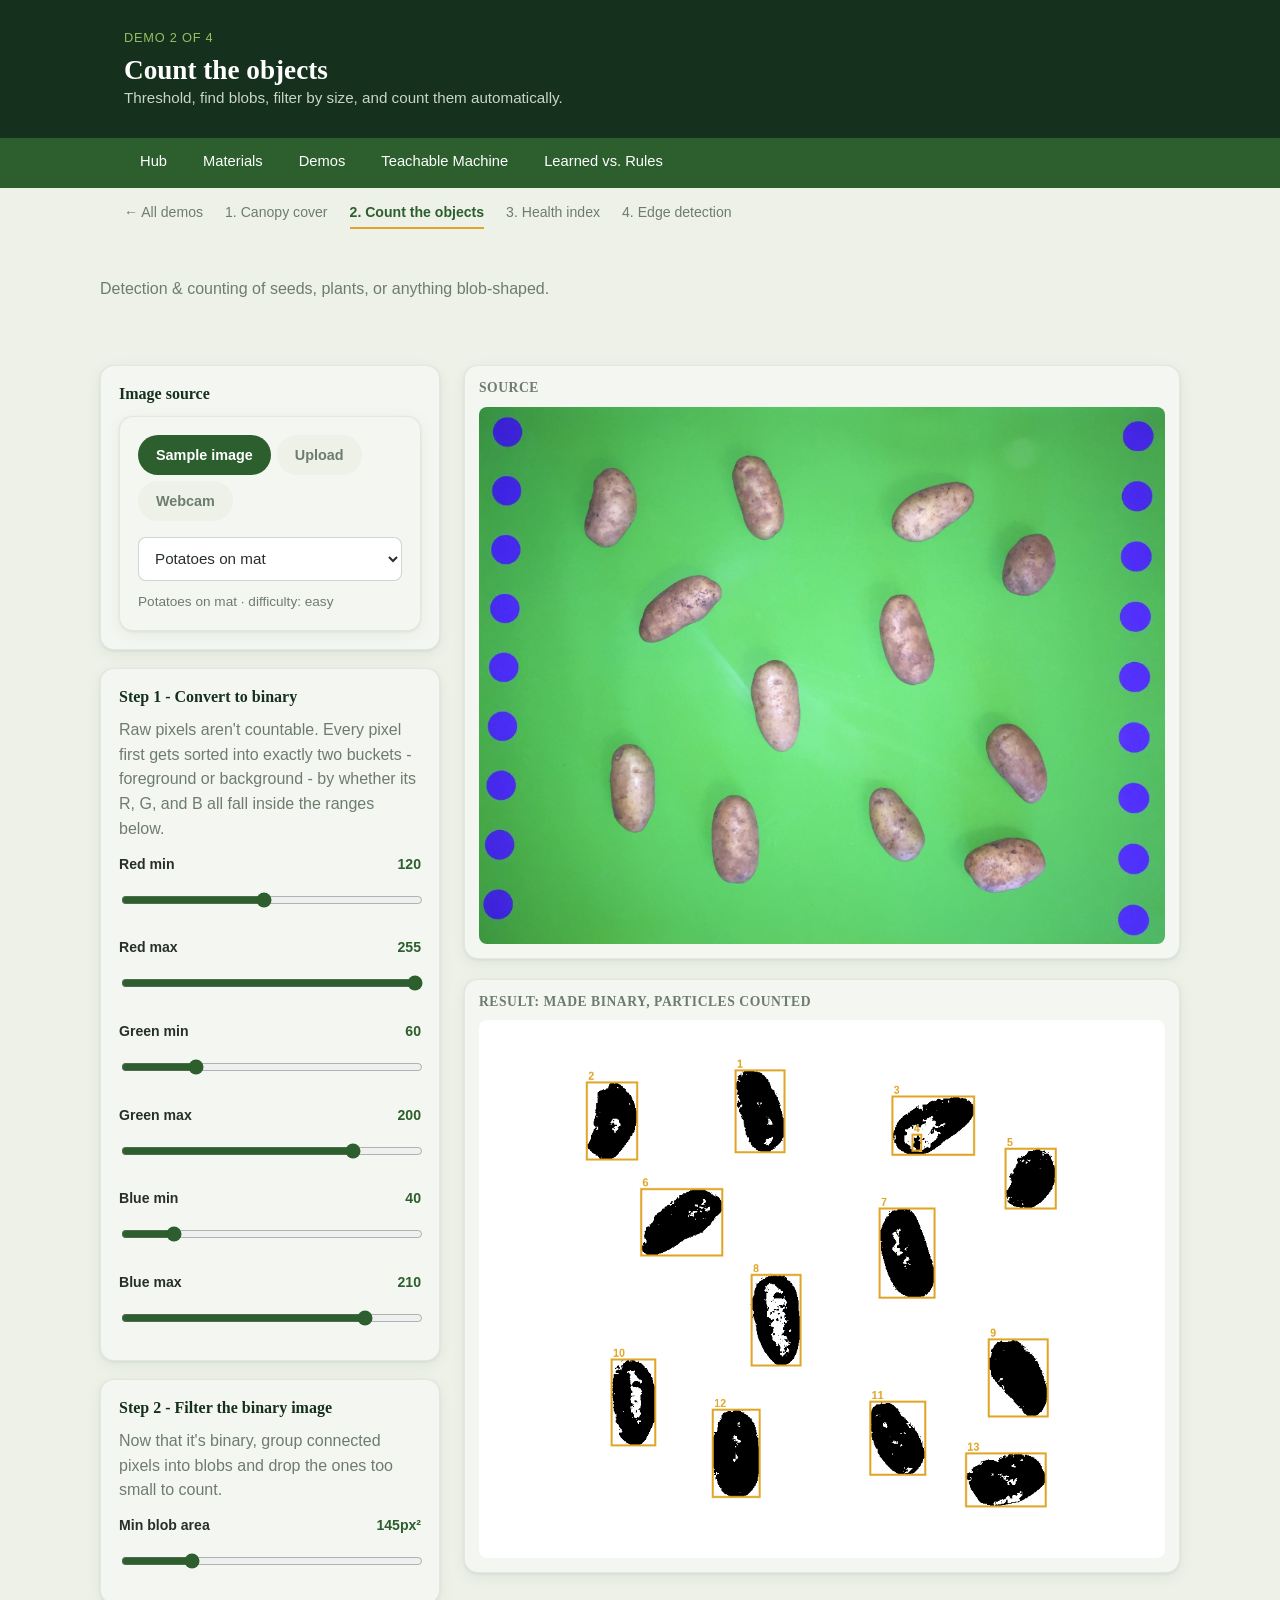
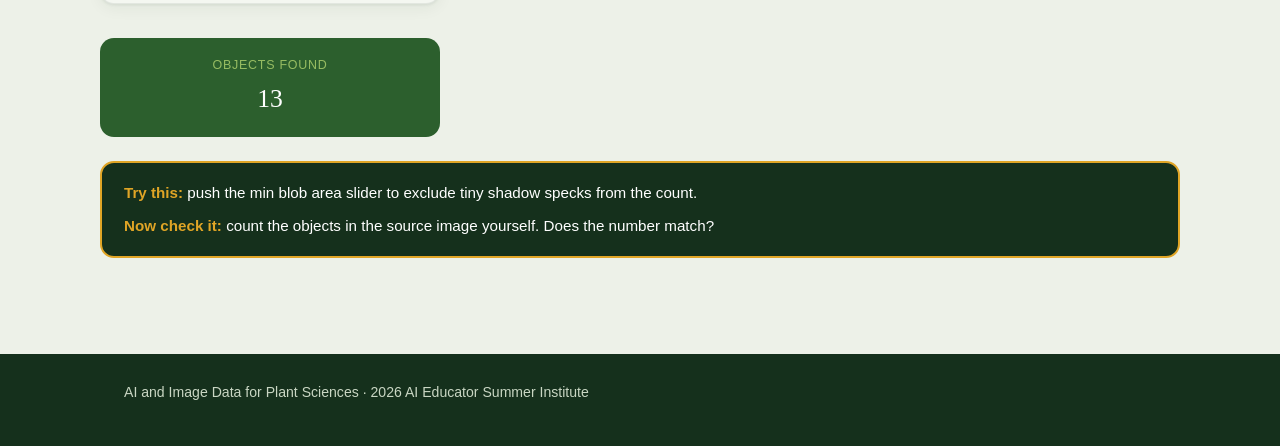
<file: demos/count-objects.html>
<!doctype html>
<html lang="en">
<head>
  <meta charset="utf-8" />
  <meta name="viewport" content="width=device-width, initial-scale=1" />
  <title>Count the objects - AI and Image Data for Plant Sciences</title>
  <meta name="description" content="Threshold, find blobs, filter by size, and count them automatically - entirely in the browser." />
  <link rel="stylesheet" href="../assets/css/styles.css" />
</head>
<body>

  <header class="site-header">
    <div class="container">
      <div>
        <span class="eyebrow">Demo 2 of 4</span>
        <h1>Count the objects</h1>
        <p class="tagline">Threshold, find blobs, filter by size, and count them automatically.</p>
      </div>
    </div>
  </header>

  <nav class="site-nav">
    <div class="container">
      <a href="../index.html">Hub</a>
      <a href="../materials.html">Materials</a>
      <a href="index.html">Demos</a>
      <a href="../teachable-machine.html">Teachable Machine</a>
      <a href="../contrast.html">Learned vs. Rules</a>
    </div>
  </nav>

  <main>
    <div class="container">
      <nav class="subnav">
        <a href="index.html">← All demos</a>
        <a href="canopy-cover.html">1. Canopy cover</a>
        <a href="count-objects.html" class="is-current">2. Count the objects</a>
        <a href="color-health.html">3. Health index</a>
        <a href="edge-detection.html">4. Edge detection</a>
      </nav>
    </div>

    <section class="section container demo-header" style="padding-bottom: 0;">
      <p>Detection &amp; counting of seeds, plants, or anything blob-shaped.</p>
    </section>

    <section class="section container">
      <div class="demo-layout">
        <div class="demo-controls">
          <div class="demo-panel">
            <h3>Image source</h3>
            <div id="image-input"></div>
          </div>

          <div class="demo-panel">
            <h3>Step 1 - Convert to binary</h3>
            <p class="section-lede" style="margin-bottom: 12px;">Raw pixels aren't countable. Every pixel first gets sorted into exactly two buckets - foreground or background - by whether its R, G, and B all fall inside the ranges below.</p>
            <div class="slider-group">
              <div class="slider-row">
                <label for="r-min">Red min <output id="r-min-out" for="r-min"></output></label>
                <input type="range" id="r-min" min="0" max="255" step="1" value="120" />
              </div>
              <div class="slider-row">
                <label for="r-max">Red max <output id="r-max-out" for="r-max"></output></label>
                <input type="range" id="r-max" min="0" max="255" step="1" value="255" />
              </div>
              <div class="slider-row">
                <label for="g-min">Green min <output id="g-min-out" for="g-min"></output></label>
                <input type="range" id="g-min" min="0" max="255" step="1" value="60" />
              </div>
              <div class="slider-row">
                <label for="g-max">Green max <output id="g-max-out" for="g-max"></output></label>
                <input type="range" id="g-max" min="0" max="255" step="1" value="200" />
              </div>
              <div class="slider-row">
                <label for="b-min">Blue min <output id="b-min-out" for="b-min"></output></label>
                <input type="range" id="b-min" min="0" max="255" step="1" value="40" />
              </div>
              <div class="slider-row">
                <label for="b-max">Blue max <output id="b-max-out" for="b-max"></output></label>
                <input type="range" id="b-max" min="0" max="255" step="1" value="210" />
              </div>
            </div>
          </div>

          <div class="demo-panel">
            <h3>Step 2 - Filter the binary image</h3>
            <p class="section-lede" style="margin-bottom: 12px;">Now that it's binary, group connected pixels into blobs and drop the ones too small to count.</p>
            <div class="slider-group">
              <div class="slider-row">
                <label for="min-area">Min blob area <output id="min-area-out" for="min-area"></output></label>
                <input type="range" id="min-area" min="0" max="100" step="1" value="22" />
              </div>
            </div>
          </div>

          <div class="demo-readout">
            <span class="demo-readout-label">Objects found</span>
            <span id="readout-value">-</span>
          </div>
        </div>

        <div class="demo-canvases">
          <div class="demo-canvas-block">
            <h3>Source</h3>
            <canvas id="source-canvas"></canvas>
          </div>
          <div class="demo-canvas-block">
            <h3>Result: made binary, particles counted</h3>
            <canvas id="result-canvas"></canvas>
          </div>
        </div>
      </div>

      <div class="try-this">
        <p><strong>Try this:</strong> push the min blob area slider to exclude tiny shadow specks from the count.</p>
        <p><strong>Now check it:</strong> count the objects in the source image yourself. Does the number match?</p>
      </div>
    </section>
  </main>

  <footer class="site-footer">
    <div class="container">
      <p>AI and Image Data for Plant Sciences · 2026 AI Educator Summer Institute</p>
    </div>
  </footer>

  <script type="module" src="../assets/js/demo-count.js"></script>
</body>
</html>
</file>
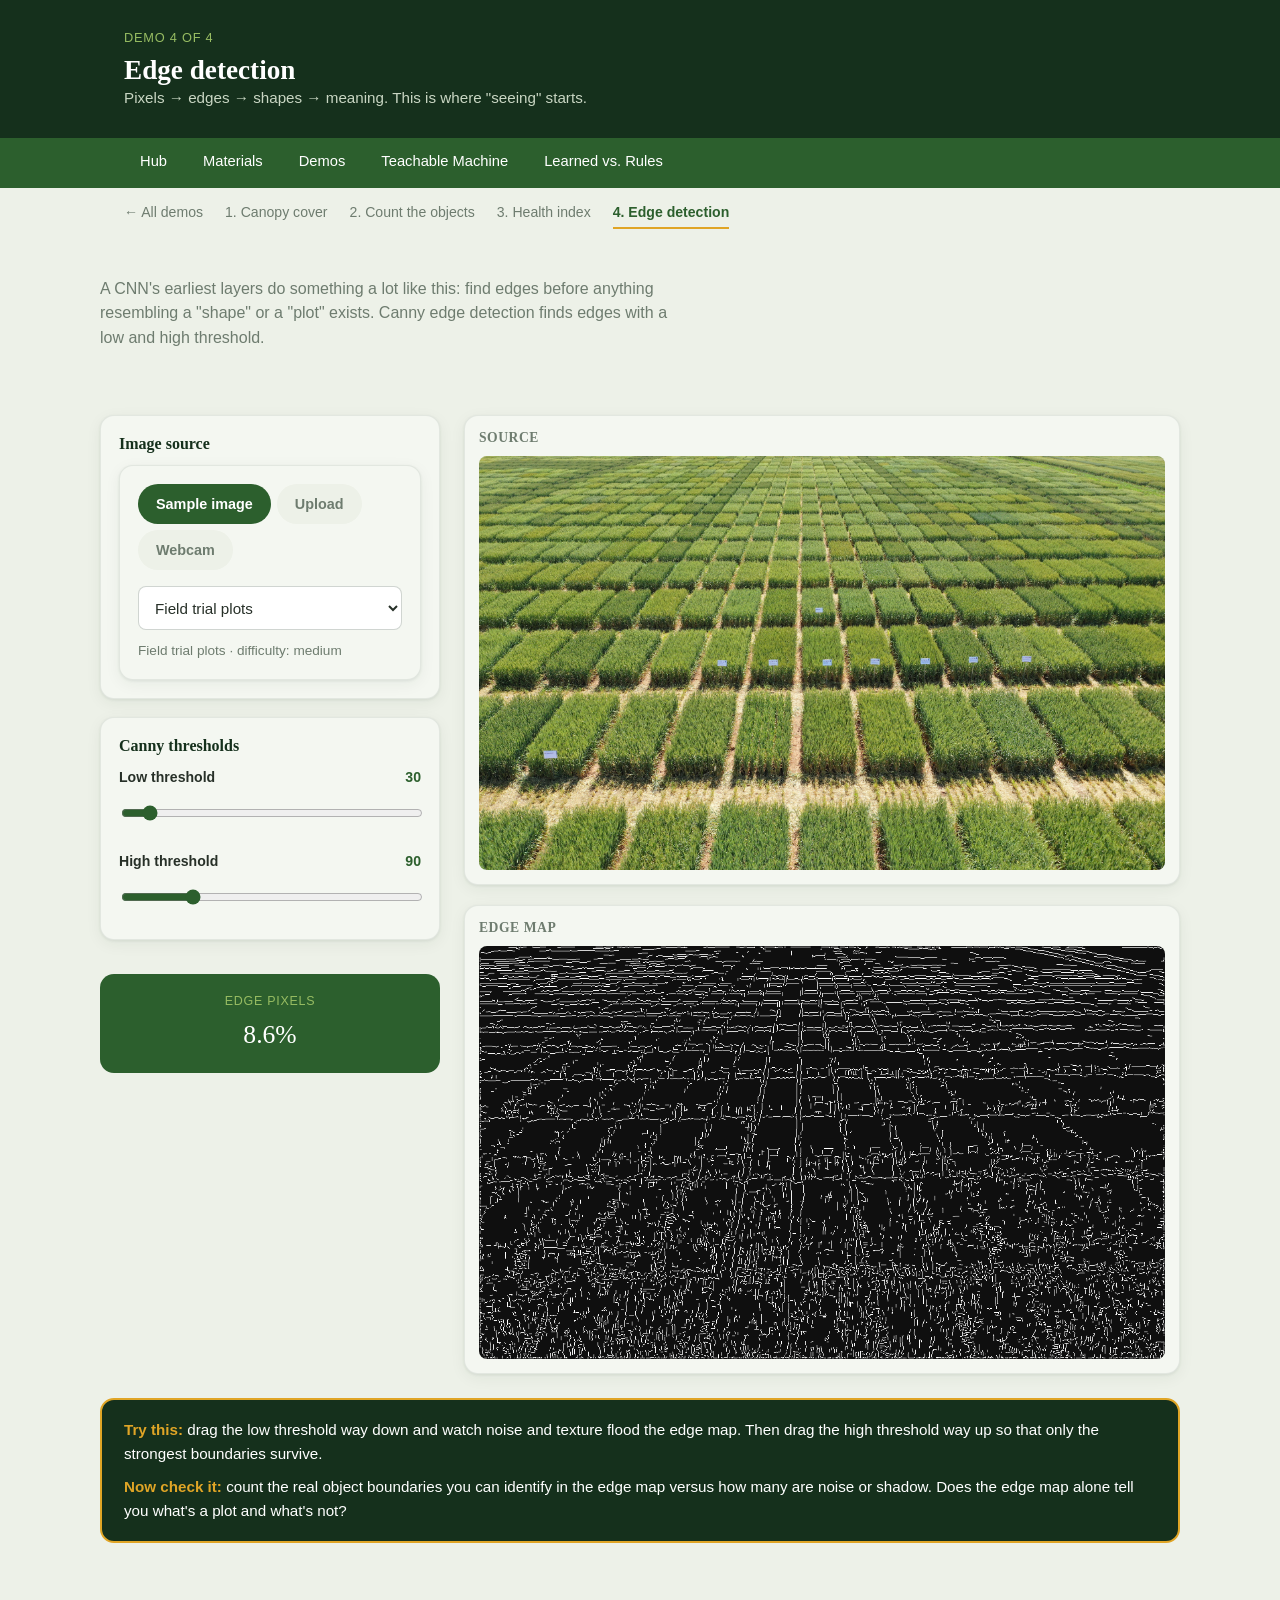
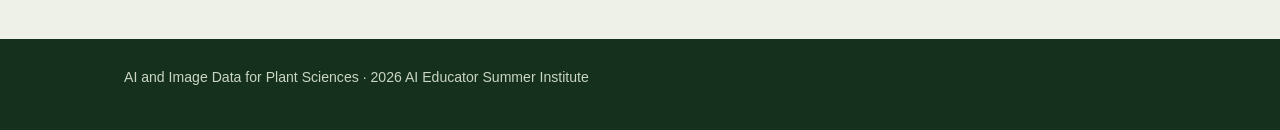
<file: demos/edge-detection.html>
<!doctype html>
<html lang="en">
<head>
  <meta charset="utf-8" />
  <meta name="viewport" content="width=device-width, initial-scale=1" />
  <title>Edge detection - AI and Image Data for Plant Sciences</title>
  <meta name="description" content="Canny edge detection with two threshold sliders - entirely in the browser." />
  <link rel="stylesheet" href="../assets/css/styles.css" />
</head>
<body>

  <header class="site-header">
    <div class="container">
      <div>
        <span class="eyebrow">Demo 4 of 4</span>
        <h1>Edge detection</h1>
        <p class="tagline">Pixels → edges → shapes → meaning. This is where "seeing" starts.</p>
      </div>
    </div>
  </header>

  <nav class="site-nav">
    <div class="container">
      <a href="../index.html">Hub</a>
      <a href="../materials.html">Materials</a>
      <a href="index.html">Demos</a>
      <a href="../teachable-machine.html">Teachable Machine</a>
      <a href="../contrast.html">Learned vs. Rules</a>
    </div>
  </nav>

  <main>
    <div class="container">
      <nav class="subnav">
        <a href="index.html">← All demos</a>
        <a href="canopy-cover.html">1. Canopy cover</a>
        <a href="count-objects.html">2. Count the objects</a>
        <a href="color-health.html">3. Health index</a>
        <a href="edge-detection.html" class="is-current">4. Edge detection</a>
      </nav>
    </div>

    <section class="section container demo-header" style="padding-bottom: 0;">
      <p>A CNN's earliest layers do something a lot like this: find edges before anything resembling a "shape" or a "plot" exists. Canny edge detection finds edges with a low and high threshold.</p>
    </section>

    <section class="section container">
      <div class="demo-layout">
        <div class="demo-controls">
          <div class="demo-panel">
            <h3>Image source</h3>
            <div id="image-input"></div>
          </div>

          <div class="demo-panel">
            <h3>Canny thresholds</h3>
            <div class="slider-group">
              <div class="slider-row">
                <label for="low-threshold">Low threshold <output id="low-threshold-out" for="low-threshold"></output></label>
                <input type="range" id="low-threshold" min="0" max="400" step="1" value="30" />
              </div>
              <div class="slider-row">
                <label for="high-threshold">High threshold <output id="high-threshold-out" for="high-threshold"></output></label>
                <input type="range" id="high-threshold" min="0" max="400" step="1" value="90" />
              </div>
            </div>
          </div>

          <div class="demo-readout">
            <span class="demo-readout-label">Edge pixels</span>
            <span id="readout-value">-</span>
          </div>
        </div>

        <div class="demo-canvases">
          <div class="demo-canvas-block">
            <h3>Source</h3>
            <canvas id="source-canvas"></canvas>
          </div>
          <div class="demo-canvas-block">
            <h3>Edge map</h3>
            <canvas id="result-canvas"></canvas>
          </div>
        </div>
      </div>

      <div class="try-this">
        <p><strong>Try this:</strong> drag the low threshold way down and watch noise and texture flood the edge map. Then drag the high threshold way up so that only the strongest boundaries survive.</p>
        <p><strong>Now check it:</strong> count the real object boundaries you can identify in the edge map versus how many are noise or shadow. Does the edge map alone tell you what's a plot and what's not?</p>
      </div>
    </section>
  </main>

  <footer class="site-footer">
    <div class="container">
      <p>AI and Image Data for Plant Sciences · 2026 AI Educator Summer Institute</p>
    </div>
  </footer>

  <script type="module" src="../assets/js/demo-edges.js"></script>
</body>
</html>
</file>
<file: assets/css/styles.css>
/* ===========================================================
   AI & Image Data for Plant Sciences — shared stylesheet
   Design tokens from BUILD-PLAN.md (Session 1 slide palette)
   =========================================================== */

:root {
  --forest: #2c5f2d;
  --dark: #15301c;
  --moss: #97bc62;
  --gold: #e0a526;
  --light: #edf1e8;
  --panel: #f4f7f1;
  --body: #273028;
  --muted: #6e7c6f;

  --ok: #2c5f2d;
  --warn: #b3401f;

  --font-heading: Georgia, Cambria, "Times New Roman", serif;
  --font-body: -apple-system, "Segoe UI", Roboto, sans-serif;

  --radius: 14px;
  --radius-sm: 8px;
  --shadow: 0 1px 3px rgba(21, 48, 28, 0.08), 0 4px 16px rgba(21, 48, 28, 0.06);
  --shadow-hover: 0 2px 6px rgba(21, 48, 28, 0.1), 0 8px 24px rgba(21, 48, 28, 0.1);

  --container-width: 1080px;
}

/* ---------- Reset ---------- */
*,
*::before,
*::after {
  box-sizing: border-box;
}

html,
body {
  margin: 0;
  padding: 0;
}

/* The browser's default `[hidden] { display: none }` UA rule loses to any
   later same-specificity author rule that sets `display` (e.g. `.btn`,
   `.image-input-video`) — toggling the hidden attribute on those elements
   would otherwise silently do nothing. Force it to always win. */
[hidden] {
  display: none !important;
}

body {
  background: var(--light);
  color: var(--body);
  font-family: var(--font-body);
  line-height: 1.55;
  -webkit-font-smoothing: antialiased;
}

img {
  max-width: 100%;
  display: block;
}

a {
  color: var(--forest);
}

h1,
h2,
h3,
h4 {
  font-family: var(--font-heading);
  color: var(--dark);
  line-height: 1.2;
  margin: 0 0 0.5em;
}

p {
  margin: 0 0 1em;
}

ul,
ol {
  margin: 0 0 1em;
  padding-left: 1.25em;
}

/* ---------- Layout ---------- */
.container {
  width: 100%;
  max-width: var(--container-width);
  margin: 0 auto;
  padding: 0 24px;
}

.section {
  padding: 48px 0;
}

.section-title {
  font-size: 1.6rem;
  margin-bottom: 0.25em;
}

.section-lede {
  color: var(--muted);
  margin-bottom: 1.75em;
  max-width: 60ch;
}

/* ---------- Header / nav ---------- */
.site-header {
  background: var(--dark);
  color: var(--light);
  padding: 28px 0;
}

.site-header .container {
  display: flex;
  flex-wrap: wrap;
  align-items: baseline;
  justify-content: space-between;
  gap: 12px;
}

.site-header h1 {
  color: #fff;
  font-size: 1.7rem;
  margin: 0;
}

.site-header .eyebrow {
  display: block;
  font-family: var(--font-body);
  font-size: 0.8rem;
  letter-spacing: 0.06em;
  text-transform: uppercase;
  color: var(--moss);
  margin-bottom: 6px;
}

.site-header .tagline {
  color: #c9d6c3;
  font-size: 0.95rem;
  margin: 0;
}

.site-nav {
  background: var(--forest);
}

.site-nav .container {
  display: flex;
  flex-wrap: wrap;
  gap: 4px;
  padding-top: 0;
  padding-bottom: 0;
}

.site-nav a {
  display: inline-block;
  color: #fff;
  text-decoration: none;
  font-size: 0.92rem;
  padding: 12px 16px;
  border-bottom: 3px solid transparent;
  transition: border-color 0.15s ease, background 0.15s ease;
}

.site-nav a:hover,
.site-nav a:focus-visible {
  border-bottom-color: var(--gold);
  background: rgba(255, 255, 255, 0.06);
}

/* ---------- Buttons ---------- */
.btn {
  display: inline-flex;
  align-items: center;
  gap: 8px;
  font-family: var(--font-body);
  font-size: 1rem;
  font-weight: 600;
  padding: 12px 22px;
  border-radius: 999px;
  border: 2px solid transparent;
  cursor: pointer;
  text-decoration: none;
  transition: transform 0.1s ease, box-shadow 0.15s ease, background 0.15s ease;
  min-height: 44px;
}

.btn:active {
  transform: translateY(1px);
}

.btn-primary {
  background: var(--gold);
  color: var(--dark);
}

.btn-primary:hover,
.btn-primary:focus-visible {
  background: #c98f1c;
}

.btn-secondary {
  background: transparent;
  border-color: var(--forest);
  color: var(--forest);
}

.btn-secondary:hover,
.btn-secondary:focus-visible {
  background: var(--forest);
  color: #fff;
}

.btn-block {
  width: 100%;
  justify-content: center;
}

/* ---------- Cards ---------- */
.card-grid {
  display: grid;
  grid-template-columns: repeat(auto-fit, minmax(230px, 1fr));
  gap: 20px;
}

.card {
  background: var(--panel);
  border: 1px solid rgba(21, 48, 28, 0.08);
  border-radius: var(--radius);
  padding: 22px;
  box-shadow: var(--shadow);
  display: flex;
  flex-direction: column;
  gap: 10px;
  transition: box-shadow 0.15s ease, transform 0.15s ease;
}

a.card {
  text-decoration: none;
  color: inherit;
}

a.card:hover,
a.card:focus-visible {
  box-shadow: var(--shadow-hover);
  transform: translateY(-2px);
}

.card .card-icon {
  font-size: 1.8rem;
  line-height: 1;
}

.card h3 {
  font-size: 1.15rem;
  margin-bottom: 0.15em;
}

.card p {
  color: var(--muted);
  font-size: 0.94rem;
  margin: 0;
}

.card .card-cta {
  margin-top: auto;
  color: var(--forest);
  font-weight: 600;
  font-size: 0.9rem;
}

.card-tag {
  display: inline-block;
  align-self: flex-start;
  background: var(--moss);
  color: var(--dark);
  font-size: 0.72rem;
  font-weight: 700;
  letter-spacing: 0.04em;
  text-transform: uppercase;
  padding: 3px 10px;
  border-radius: 999px;
}

/* ---------- Agenda (collapsible) ---------- */
.agenda-block {
  background: var(--panel);
  border: 1px solid rgba(21, 48, 28, 0.08);
  border-radius: var(--radius);
  box-shadow: var(--shadow);
  overflow: hidden;
  margin-bottom: 16px;
}

.agenda-block summary {
  cursor: pointer;
  list-style: none;
  padding: 18px 22px;
  font-family: var(--font-heading);
  font-size: 1.2rem;
  color: var(--dark);
  display: flex;
  align-items: center;
  justify-content: space-between;
  gap: 12px;
}

.agenda-block summary::-webkit-details-marker {
  display: none;
}

.agenda-block summary .agenda-meta {
  font-family: var(--font-body);
  font-size: 0.85rem;
  color: var(--muted);
  font-weight: 400;
}

.agenda-block summary::after {
  content: "+";
  font-size: 1.4rem;
  color: var(--gold);
  flex-shrink: 0;
}

.agenda-block[open] summary::after {
  content: "\2212";
}

.agenda-body {
  padding: 0 22px 20px;
  border-top: 1px solid rgba(21, 48, 28, 0.08);
}

.agenda-list {
  list-style: none;
  padding: 0;
  margin: 16px 0 0;
}

.agenda-list li {
  display: flex;
  gap: 14px;
  padding: 10px 0;
  border-bottom: 1px dashed rgba(21, 48, 28, 0.12);
}

.agenda-list li:last-child {
  border-bottom: none;
}

.agenda-time {
  flex-shrink: 0;
  width: 6.5em;
  color: var(--forest);
  font-weight: 700;
  font-size: 0.88rem;
}

.agenda-item-title {
  font-weight: 600;
  margin: 0 0 2px;
}

.agenda-item-title a {
  color: inherit;
  text-decoration: none;
}

.agenda-item-title a:hover,
.agenda-item-title a:focus-visible {
  text-decoration: underline;
}

.agenda-item-desc {
  color: var(--muted);
  font-size: 0.9rem;
  margin: 0;
}

/* ---------- Downloads list ---------- */
.download-list {
  list-style: none;
  padding: 0;
  margin: 0;
  display: grid;
  gap: 12px;
}

.download-item {
  display: flex;
  align-items: center;
  gap: 16px;
  background: var(--panel);
  border: 1px solid rgba(21, 48, 28, 0.08);
  border-radius: var(--radius-sm);
  padding: 16px 18px;
}

.download-item .file-icon {
  font-size: 1.5rem;
  flex-shrink: 0;
}

.download-item .file-info {
  flex: 1;
}

.download-item .file-name {
  font-weight: 600;
  margin: 0;
}

.download-item .file-desc {
  color: var(--muted);
  font-size: 0.88rem;
  margin: 0;
}

/* ---------- Numbered step list (e.g. teachable-machine.html) ---------- */
.step-list {
  list-style: none;
  margin: 0;
  padding: 0;
  display: grid;
  gap: 12px;
}

.step-item {
  display: flex;
  gap: 16px;
  align-items: flex-start;
  background: var(--panel);
  border: 1px solid rgba(21, 48, 28, 0.08);
  border-radius: var(--radius-sm);
  padding: 16px 18px;
}

.step-number {
  flex-shrink: 0;
  width: 34px;
  height: 34px;
  border-radius: 50%;
  background: var(--forest);
  color: #fff;
  display: flex;
  align-items: center;
  justify-content: center;
  font-weight: 700;
  font-family: var(--font-heading);
  font-size: 1rem;
}

.step-body {
  flex: 1;
}

.step-body h3 {
  margin: 0 0 4px;
  font-size: 1rem;
  color: var(--dark);
}

.step-body p {
  margin: 0;
  color: var(--muted);
  font-size: 0.92rem;
}

/* ---------- Callout ---------- */
.callout {
  background: var(--forest);
  color: #fff;
  border-radius: var(--radius);
  padding: 24px 26px;
  display: flex;
  align-items: center;
  gap: 18px;
  flex-wrap: wrap;
  justify-content: space-between;
}

.callout p {
  margin: 0;
  max-width: 55ch;
}

/* Text-only callouts (no button sibling) have nothing to push against with
   justify-content: space-between, so the 55ch cap just leaves dead space. */
.callout p:only-child {
  max-width: none;
}

.callout strong {
  color: var(--gold);
}

/* ---------- Status / checks ---------- */
.status-ok { color: var(--ok); }
.status-warn { color: var(--warn); }

.check-list {
  list-style: none;
  padding: 0;
  margin: 0;
  display: grid;
  gap: 12px;
}

.check-item {
  display: flex;
  align-items: flex-start;
  gap: 14px;
  background: var(--panel);
  border: 1px solid rgba(21, 48, 28, 0.08);
  border-radius: var(--radius-sm);
  padding: 16px 18px;
}

.check-icon {
  flex-shrink: 0;
  width: 1.6em;
  font-size: 1.3rem;
  line-height: 1.3;
  text-align: center;
}

.check-item.is-pending .check-icon::before { content: "\25CB"; color: var(--muted); }
.check-item.is-ok .check-icon::before { content: "\2713"; color: var(--ok); }
.check-item.is-warn .check-icon::before { content: "\2715"; color: var(--warn); }

.check-body { flex: 1; }

.check-title {
  font-weight: 600;
  margin: 0 0 2px;
}

.check-detail {
  color: var(--muted);
  font-size: 0.9rem;
  margin: 0;
}

.check-item.is-warn .check-detail { color: var(--warn); }

/* ---------- Image input widget ---------- */
.image-input {
  background: var(--panel);
  border: 1px solid rgba(21, 48, 28, 0.08);
  border-radius: var(--radius);
  box-shadow: var(--shadow);
  padding: 18px;
}

.image-input-tabs {
  display: flex;
  gap: 6px;
  margin-bottom: 16px;
  flex-wrap: wrap;
}

.image-input-tab {
  font-family: var(--font-body);
  font-size: 0.9rem;
  font-weight: 600;
  padding: 9px 16px;
  border-radius: 999px;
  border: 2px solid transparent;
  background: var(--light);
  color: var(--muted);
  cursor: pointer;
  min-height: 40px;
}

.image-input-tab.is-active {
  background: var(--forest);
  color: #fff;
}

.image-input-tab:disabled {
  opacity: 0.45;
  cursor: not-allowed;
}

.image-input-panel[hidden] {
  display: none;
}

.image-input-sample-select {
  width: 100%;
  font-family: var(--font-body);
  font-size: 0.95rem;
  padding: 10px 12px;
  border-radius: var(--radius-sm);
  border: 1px solid rgba(21, 48, 28, 0.2);
  background: #fff;
  color: var(--body);
  min-height: 44px;
}

.image-input-sample-desc {
  margin: 10px 0 0;
  font-size: 0.85rem;
  color: var(--muted);
}

.image-input-file-label {
  display: inline-flex;
  align-items: center;
  justify-content: center;
  min-height: 44px;
  padding: 10px 20px;
  border-radius: 999px;
  border: 2px dashed var(--forest);
  color: var(--forest);
  font-weight: 600;
  font-size: 0.9rem;
  cursor: pointer;
  width: 100%;
  text-align: center;
}

.image-input-file-label:hover {
  background: rgba(44, 95, 45, 0.06);
}

.image-input-video {
  width: 100%;
  max-width: 480px;
  border-radius: var(--radius-sm);
  background: #000;
  display: block;
}

.image-input-webcam-row {
  display: flex;
  gap: 10px;
  flex-wrap: wrap;
  margin-top: 12px;
}

.image-input-msg {
  margin: 10px 0 0;
  font-size: 0.85rem;
  color: var(--muted);
}

.image-input-msg.is-warn {
  color: var(--warn);
}

/* ---------- Subnav (switch between sibling pages: the 4 demos, or the 2
   facilitator chunks) — sits below the primary site nav, which stays
   identical on every page so nothing is ever a dead end. ---------- */
.subnav {
  display: flex;
  flex-wrap: wrap;
  gap: 6px 22px;
  padding: 14px 0 0;
  font-size: 0.88rem;
}

.subnav a {
  color: var(--muted);
  text-decoration: none;
  padding-bottom: 3px;
  border-bottom: 2px solid transparent;
}

.subnav a:hover,
.subnav a:focus-visible {
  color: var(--forest);
}

.subnav a.is-current {
  color: var(--forest);
  font-weight: 700;
  border-bottom-color: var(--gold);
}

/* ---------- Demo pages (shared layout for all four) ---------- */
.demo-header p {
  color: var(--muted);
  max-width: 65ch;
}

.demo-layout {
  display: grid;
  grid-template-columns: minmax(260px, 340px) 1fr;
  gap: 24px;
  align-items: start;
}

@media (max-width: 800px) {
  .demo-layout {
    grid-template-columns: 1fr;
  }
}

.demo-controls {
  display: flex;
  flex-direction: column;
  gap: 18px;
}

.demo-panel {
  background: var(--panel);
  border: 1px solid rgba(21, 48, 28, 0.08);
  border-radius: var(--radius);
  box-shadow: var(--shadow);
  padding: 18px;
}

.demo-panel h3 {
  font-size: 1rem;
  margin-bottom: 12px;
}

.slider-group {
  display: flex;
  flex-direction: column;
  gap: 14px;
}

.slider-row label {
  display: flex;
  justify-content: space-between;
  font-size: 0.88rem;
  font-weight: 600;
  color: var(--body);
  margin-bottom: 6px;
}

.slider-row output {
  color: var(--forest);
  font-variant-numeric: tabular-nums;
}

.slider-row input[type="range"] {
  width: 100%;
  height: 32px;
  accent-color: var(--forest);
}

.checkbox-row {
  display: flex;
  align-items: center;
  gap: 10px;
  font-size: 0.9rem;
  color: var(--body);
  cursor: pointer;
}

.checkbox-row input[type="checkbox"] {
  width: 20px;
  height: 20px;
  flex-shrink: 0;
  accent-color: var(--forest);
}

.demo-canvases {
  display: grid;
  grid-template-columns: 1fr;
  gap: 20px;
}

.demo-canvas-block {
  background: var(--panel);
  border: 1px solid rgba(21, 48, 28, 0.08);
  border-radius: var(--radius);
  box-shadow: var(--shadow);
  padding: 14px;
}

.demo-canvas-block h3 {
  font-size: 0.85rem;
  text-transform: uppercase;
  letter-spacing: 0.04em;
  color: var(--muted);
  margin-bottom: 10px;
}

.demo-canvas-block canvas {
  width: 100%;
  height: auto;
  display: block;
  border-radius: var(--radius-sm);
  background: repeating-conic-gradient(#e4e9de 0% 25%, #f4f7f1 0% 50%) 50% / 20px 20px;
}

.demo-readout {
  margin-top: 16px;
  text-align: center;
  background: var(--forest);
  color: #fff;
  border-radius: var(--radius);
  padding: 18px;
  font-family: var(--font-heading);
  font-size: 1.6rem;
}

.demo-readout .demo-readout-label {
  display: block;
  font-family: var(--font-body);
  font-size: 0.78rem;
  text-transform: uppercase;
  letter-spacing: 0.06em;
  color: var(--moss);
  margin-bottom: 4px;
}

.try-this {
  margin-top: 24px;
  background: var(--dark);
  color: #fff;
  border-radius: var(--radius);
  border: 2px solid var(--gold);
  padding: 18px 22px;
  display: grid;
  gap: 10px;
}

.try-this h3 {
  color: var(--gold);
  font-family: var(--font-body);
  font-size: 0.8rem;
  text-transform: uppercase;
  letter-spacing: 0.06em;
  margin: 0;
}

.try-this p {
  margin: 0;
  font-size: 0.95rem;
}

.try-this p strong {
  color: var(--gold);
}

/* ---------- Footer ---------- */
.site-footer {
  background: var(--dark);
  color: #c9d6c3;
  padding: 28px 0;
  margin-top: 48px;
  font-size: 0.88rem;
}

.site-footer a {
  color: #fff;
}

/* ---------- Utility ---------- */
.visually-hidden {
  position: absolute;
  width: 1px;
  height: 1px;
  overflow: hidden;
  clip: rect(0 0 0 0);
  white-space: nowrap;
}

/* ---------- Responsive ---------- */
@media (max-width: 640px) {
  .section {
    padding: 32px 0;
  }

  .site-header h1 {
    font-size: 1.4rem;
  }

  .callout {
    flex-direction: column;
    align-items: flex-start;
  }

  .agenda-time {
    width: 5em;
  }
}
</file>
